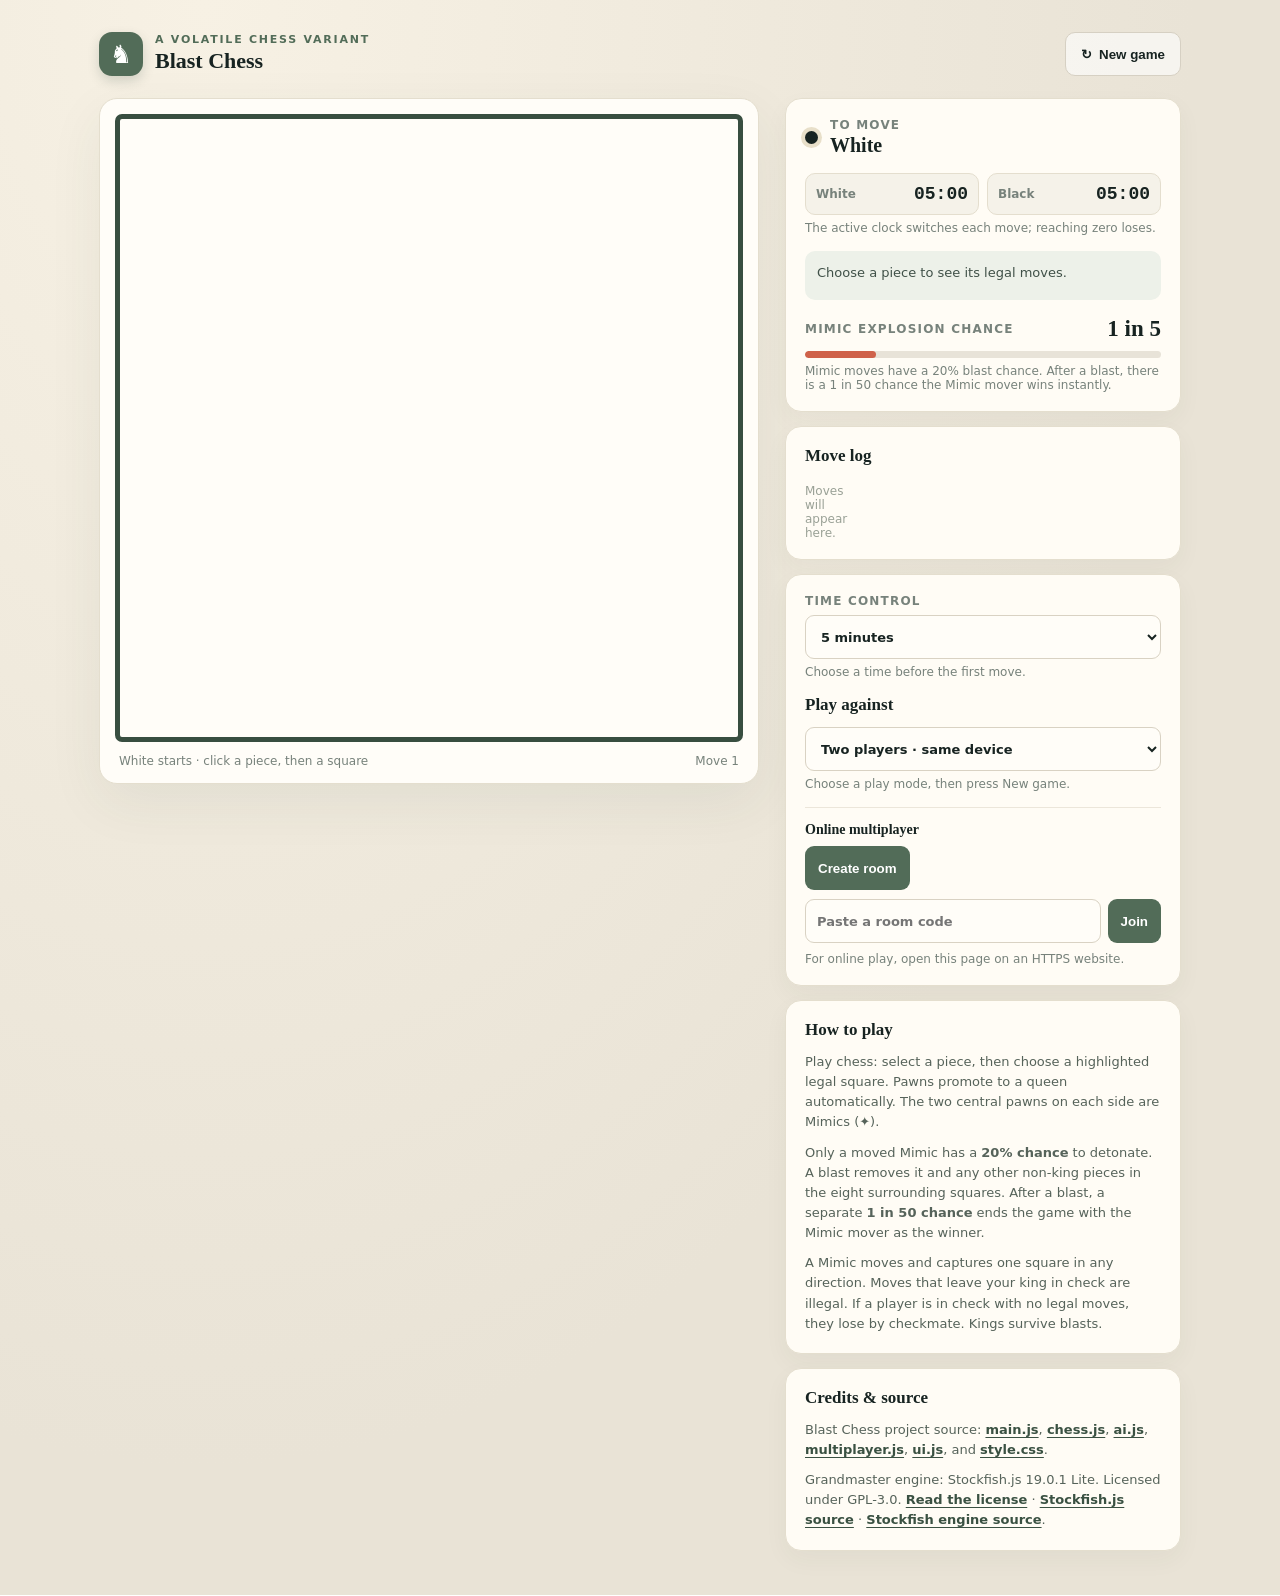
<file: index.html>
<!doctype html>
<html lang="en">
  <head>
    <meta charset="utf-8">
    <meta http-equiv="refresh" content="0; url=./blast-chess" />

    <meta name="viewport" content="width=device-width,initial-scale=1">
    <title>
      Blast Chess
    </title>
    <style>
      :root {
        --ink: #172321;
        --muted: #77827b;
        --cream: #f4efe3;
        --paper: #fffcf5;
        --green: #526c58;
        --green2: #3a5142;
        --gold: #e4b95c;
        --light: #e8dfc9;
        --dark: #687e68;
        --red: #cf624a
      }
      * {
        box-sizing: border-box
      }
      body {
        margin: 0;
        min-height: 100vh;
        background: radial-gradient(ellipse at 16% 0%,#f7f1e4,#e9e3d6 65%);
        color: var(--ink);
        font-family: ui-sans-serif,system-ui,-apple-system,"Segoe UI",sans-serif
      }
      .wrap {
        max-width: 1130px;
        margin: auto;
        padding: 32px 24px 44px
      }
      .top {
        display: flex;
        align-items: center;
        justify-content: space-between;
        margin-bottom: 22px
      }
      .brand {
        display: flex;
        gap: 12px;
        align-items: center
      }
      .mark {
        width: 44px;
        height: 44px;
        border-radius: 13px;
        background: var(--green);
        color: white;
        display: grid;
        place-items: center;
        font-size: 25px;
        box-shadow: 0 5px 12px #263b302b
      }
      .eyebrow {
        font-size: 11px;
        letter-spacing: .16em;
        text-transform: uppercase;
        color: var(--green);
        font-weight: 800
      }
      .brand h1 {
        font: 700 22px Georgia,serif;
        margin: 2px 0
      }
      .new {
        border: 1px solid #d6d0c3;
        background: #ffffff9c;
        padding: 10px 15px;
        border-radius: 10px;
        color: var(--ink);
        font-weight: 700;
        cursor: pointer
      }
      .new:hover {
        background: white
      }
      .layout {
        display: grid;
        grid-template-columns: minmax(320px,660px) minmax(260px,1fr);
        gap: 26px;
        align-items: start
      }
      .boardcard {
        background: #fffdf8;
        padding: 15px;
        border: 1px solid #e4dece;
        border-radius: 18px;
        box-shadow: 0 18px 55px #30433412
      }
      .board {
        display: grid;
        grid-template-columns: repeat(8,1fr);
        aspect-ratio: 1;
        border: 5px solid #384e40;
        border-radius: 7px;
        overflow: hidden;
        position: relative
      }
      .sq {
        border: 0;
        padding: 0;
        display: grid;
        place-items: center;
        position: relative;
        cursor: pointer;
        font-family: Georgia,serif;
        font-size: clamp(28px,5.4vw,57px);
        line-height: 1
      }
      .sq.light {
        background: var(--light)
      }
      .sq.dark {
        background: var(--dark)
      }
      .sq:hover {
        filter: brightness(1.07)
      }
      .sq.selected {
        box-shadow: inset 0 0 0 4px var(--gold)
      }
      .sq.legal:after {
        content: "";
        width: 23%;
        height: 23%;
        background: #182a2060;
        border-radius: 50%;
        position: absolute
      }
      .sq.capture:after {
        content: "";
        position: absolute;
        inset: 4px;
        border: 4px solid #cf624aab;
        border-radius: 50%
      }
      .sq.last {
        background-image: linear-gradient(#e6be5960,#e6be5960)
      }
      .piece {
        z-index: 1;
        filter: drop-shadow(0 2px 1px #0002)
      }
      .piece.white {
        color: #fffdf5;
        text-shadow: 0 1px 2px #29382d,1px 0 #29382d,-1px 0 #29382d,0 -1px #29382d
      }
      .piece.black {
        color: #202a25;
        text-shadow: 0 1px 1px #fff8
      }
      .coord {
        position: absolute;
        font: 700 10px ui-sans-serif,system-ui;
        left: 4px;
        bottom: 3px;
        opacity: .68
      }
      .light .coord {
        color: #53634f
      }
      .dark .coord {
        color: #f3ebd9
      }
      .boardfoot {
        display: flex;
        justify-content: space-between;
        padding: 12px 4px 0;
        color: var(--muted);
        font-size: 12px
      }
      .panel {
        display: flex;
        flex-direction: column;
        gap: 14px
      }
      .card {
        background: var(--paper);
        border: 1px solid #e4dece;
        border-radius: 16px;
        padding: 19px;
        box-shadow: 0 9px 25px #3043340b
      }
      .turnrow {
        display: flex;
        align-items: center;
        gap: 12px
      }
      .dot {
        width: 13px;
        height: 13px;
        border-radius: 50%;
        background: var(--ink);
        box-shadow: 0 0 0 4px #e8dfc9
      }
      .dot.white {
        background: white;
        border: 1px solid #9c9c8f
      }
      .label {
        color: var(--muted);
        font-size: 12px;
        font-weight: 700;
        text-transform: uppercase;
        letter-spacing: .1em
      }
      .turn {
        font: 700 20px Georgia,serif;
        margin-top: 2px
      }
      .status {
        margin-top: 16px;
        border-radius: 10px;
        background: #edf1e9;
        padding: 12px;
        font-size: 13px;
        line-height: 1.5;
        color: #405148;
        min-height: 49px
      }
      .status.boom {
        background: #fff0e7;
        color: #a74834
      }
      .chance {
        margin-top: 16px;
        display: flex;
        align-items: center;
        justify-content: space-between
      }
      .chance strong {
        font-size: 23px;
        font-family: Georgia,serif
      }
      .meter {
        height: 7px;
        border-radius: 9px;
        background: #e8e3d8;
        margin-top: 9px;
        overflow: hidden
      }
      .meter i {
        height: 100%;
        width: 20%;
        display: block;
        background: var(--red);
        border-radius: 9px
      }
      .sub {
        font-size: 12px;
        color: var(--muted);
        margin-top: 6px
      }
      .rules h2,.history h2 {
        font: 700 17px Georgia,serif;
        margin: 0 0 12px
      }
      .rules p {
        font-size: 13px;
        line-height: 1.55;
        color: #56635a;
        margin: 0 0 10px
      }
      .rules p:last-child {
        margin: 0
      }
      .history {
        min-height: 120px
      }
      .moves {
        max-height: 175px;
        overflow: auto;
        display: grid;
        grid-template-columns: 32px 1fr 1fr;
        gap: 7px 5px;
        font-size: 13px
      }
      .moves span:nth-child(3n+1) {
        color: #9aa196
      }
      .moves span:nth-child(3n+2),.moves span:nth-child(3n) {
        font-weight: 650
      }
      .hint {
        font-size: 12px;
        color: var(--muted);
        margin-top: 14px
      }
      .play-controls h2 {
        font: 700 17px Georgia,serif;
        margin: 0 0 12px
      }
      .play-controls select,.join-row input {
        width: 100%;
        border: 1px solid #d9d2c3;
        background: #fffdf8;
        border-radius: 9px;
        padding: 10px 11px;
        color: var(--ink);
        font: 600 13px ui-sans-serif,system-ui
      }
      .online-title {
        font: 700 14px Georgia,serif;
        margin: 16px 0 8px;
        padding-top: 14px;
        border-top: 1px solid #ece6da
      }
      .online-btn {
        border: 0;
        border-radius: 9px;
        background: var(--green);
        color: white;
        padding: 10px 13px;
        font-weight: 700;
        cursor: pointer
      }
      .online-btn:hover {
        background: var(--green2)
      }
      .room-code {
        font: 700 13px ui-monospace,monospace;
        word-break: break-all;
        margin-top: 8px;
        color: var(--green)
      }
      .join-row {
        display: flex;
        gap: 7px;
        margin: 9px 0
      }
      .join-row input {
        min-width: 0
      }
      .join-row button {
        flex: none
      }
      .overlay {
        position: absolute;
        inset: 0;
        background: #17241dbd;
        display: none;
        place-items: center;
        z-index: 3
      }
      .overlay.show {
        display: grid
      }
      .blast {
        font-size: 75px;
        animation: pop .5s ease-out
      }
      @keyframes pop {
        0% {
          transform: scale(.3);
          opacity: 0
        }
        60% {
          transform: scale(1.2)
        }
        100% {
          transform: scale(1);
          opacity: 1
        }
      }
      .toast {
        position: fixed;
        bottom: 20px;
        left: 50%;
        transform: translate(-50%,15px);
        opacity: 0;
        pointer-events: none;
        background: #26382d;
        color: white;
        padding: 10px 16px;
        border-radius: 11px;
        font-size: 13px;
        transition: .2s;
        z-index: 5
      }
      .toast.show {
        transform: translate(-50%,0);
        opacity: 1
      }
      .promotion {
        position: fixed;
        inset: 0;
        background: #14231d9c;
        display: none;
        place-items: center;
        z-index: 8
      }
      .promotion.show {
        display: grid
      }
      .promobox {
        background: var(--paper);
        border-radius: 16px;
        padding: 22px;
        box-shadow: 0 16px 50px #0003;
        text-align: center
      }
      .promobox h2 {
        font: 700 20px Georgia;
        margin: 0 0 16px
      }
      .promopts {
        display: flex;
        gap: 8px
      }
      .promopts button {
        border: 1px solid #ddd5c4;
        border-radius: 10px;
        background: white;
        font: 48px Georgia;
        width: 70px;
        height: 70px;
        cursor: pointer
      }
      .promopts button:hover {
        background: #edf1e9
      }
      @media (max-width:760px) {
        .wrap {
          padding: 18px 12px 30px
        }
        .layout {
          grid-template-columns: 1fr;
          gap: 14px
        }
        .boardcard {
          padding: 10px
        }
        .board {
          border-width: 4px
        }
        .panel {
          display: grid;
          grid-template-columns: 1fr 1fr
        }
        .card {
          padding: 14px
        }
        .rules {
          grid-column: span 2
        }
        .boardfoot {
          font-size: 11px
        }
        .top {
          margin-bottom: 14px
        }
      }
      @media (max-width:420px) {
        .panel {
          grid-template-columns: 1fr
        }
        .rules {
          grid-column: auto
        }
        .wrap {
          padding: 13px 8px
        }
        .sq {
          font-size: 8vw
        }
      }
    </style>
  </head>
  <body>
    <main class="wrap">
      <header class="top">
        <div class="brand">
          <div class="mark">
            ♞
          </div>
          <div>
            <div class="eyebrow">
              A volatile chess variant
            </div>
            <h1>
              Blast Chess
            </h1>
          </div>
        </div>
        <button class="new" id="reset">
          ↻ &nbsp;New game
        </button>
      </header>
      <div class="layout">
        <section class="boardcard">
          <div class="board" id="board" role="grid" aria-label="Chess board">
            <div class="overlay" id="blastOverlay">
              <div class="blast">
                💥
              </div>
            </div>
          </div>
          <div class="boardfoot">
            <span>White starts · click a piece, then a square</span><span id="turncount">Move 1</span>
          </div>
        </section>
        <aside class="panel">
          <section class="card">
            <div class="turnrow">
              <i class="dot" id="turnDot"></i>
              <div>
                <div class="label">
                  To move
                </div>
                <div class="turn" id="turnText">
                  White
                </div>
              </div>
            </div>
            <div class="status" id="status">
              Choose a piece to see its legal moves.
            </div>
            <div class="chance">
              <span class="label">Explosion chance</span><strong>1 in 5</strong>
            </div>
            <div class="meter">
              <i></i>
            </div>
            <div class="sub">
              Each move has an independent 20% roll.
            </div>
          </section>
          <section class="card history">
            <h2>
              Move log
            </h2>
            <div class="moves" id="moves">
              <span class="sub">Moves will appear here.</span>
            </div>
          </section>
          <section class="card play-controls">
            <h2>
              Play against
            </h2>
            <select id="opponent">
              <option value="local">
                Two players · same device
              </option>
              <option value="grandmaster">
                Grandmaster bot
              </option>
            </select>
            <p class="sub">
              Choose a play mode, then press New game.
            </p>
            <div class="online-title">
              Online multiplayer
            </div>
            <button class="online-btn" id="hostRoom">
              Create room
            </button>
            <div class="room-code" id="roomCode">
            </div>
            <div class="join-row">
              <input id="joinCode" placeholder="Paste a room code" autocomplete="off">
              <button class="online-btn" id="joinRoom">
                Join
              </button>
            </div>
            <div class="sub" id="roomStatus">
              For online play, open this page on an HTTPS website.
            </div>
          </section>
          <section class="card rules">
            <h2>
              How to play
            </h2>
            <p>
              Play chess: select a piece, then choose a highlighted legal square. Pawns promote to a queen automatically. The two central pawns on each side are Mimics (✦).
            </p>
            <p>
              After every move, there’s a <b>20% chance</b> the moved piece detonates. It and every piece in the eight surrounding squares are removed, regardless of color.
            </p>
            <p>
              A Mimic moves and captures one square in any direction. Moves that leave your king in check are illegal; a blast can still destroy a king. If a king is caught in a blast, that side loses.
            </p>
          </section>
        </aside>
      </div>
    </main>
    <div class="toast" id="toast">
    </div>
    <div class="promotion" id="promotion">
      <div class="promobox">
        <h2>
          Choose your promotion
        </h2>
        <div class="promopts" id="promopts">
        </div>
      </div>
    </div>
    <script>
      // Piece symbols and game state
      const ICON = {
        K: '♚', Q: '♛', R: '♜', B: '♝', N: '♞', P: '♟', M: '✦'
      };
      const FILES = 'abcdefgh';
      let board, turn, selected = null, legal = [], lastMove = null, moveNum = 1, history = [], gameOver = false, ep = null, castle;
      
      let gameMode = 'local', botSide = 'b', mySide = 'w', onlinePeer = null, onlineConn = null, remoteApplying = false, botThinking = false;
      
      const $ = s => document.querySelector(s);
      // Set up the starting position
      function init() {
        board = Array.from({
          length: 8
        }, () => Array(8).fill(null));
        const back = 'RNBQKBNR';
        for (let c = 0; c < 8; c++) {
          board[0][c] = {
            c: back[c], s: 'b'
          };
          board[1][c] = {
            c: (c === 3 || c === 4) ? 'M' : 'P', s: 'b'
          };
          board[6][c] = {
            c: (c === 3 || c === 4) ? 'M' : 'P', s: 'w'
          };
          board[7][c] = {
            c: back[c], s: 'w'
          }
        }
        turn = 'w';
        selected = null;
        legal = [];
        lastMove = null;
        moveNum = 1;
        history = [];
        gameOver = false;
        ep = null;
        castle = {
          wK: true, wQ: true, bK: true, bQ: true
        };
        render();
        say('Choose a piece to see its legal moves.');
      }
      
      function inside(r, c) {
        return r >= 0 && r < 8 && c >= 0 && c < 8
      }
      function sqName(r, c) {
        return FILES[c] + (8 - r)
      }
      function clone(b) {
        return b.map(row => row.map(p => p ? {
          ...p
        }
          : null))
      }
      
      // Generate legal chess moves
      function pseudo(b, r, c, includeKing = true) {
        const p = b[r][c];
        if (!p) return [];
        let out = [];
        const push = (rr, cc) => {
          if (!inside(rr, cc)) return false;
          let q = b[rr][cc];
          if (!q) {
            out.push([rr, cc]);
            return true
          }
          if (q.s !== p.s && (includeKing || q.c !== 'K')) out.push([rr, cc]);
          return false
        };
        if (p.c === 'M') {
          for (let dr = -1; dr <= 1; dr++)for (let dc = -1; dc <= 1; dc++)if (dr || dc) push(r + dr, c + dc);
          return out
        }
        if (p.c === 'P') {
          let d = p.s === 'w' ? -1 : 1, start = p.s === 'w' ? 6 : 1;
          if (inside(r + d, c) && !b[r + d][c]) {
            out.push([r + d, c]);
            if (r === start && !b[r + 2 * d][c]) out.push([r + 2 * d, c])
          }
          for (let dc of [-1, 1]) {
            let rr = r + d, cc = c + dc;
            if (inside(rr, cc) && b[rr][cc] && b[rr][cc].s !== p.s && (includeKing || b[rr][cc].c !== 'K')) out.push([rr, cc]);
            if (ep && ep.r === rr && ep.c === cc) out.push([rr, cc])
          }
          return out
        }
        if (p.c === 'N') {
          for (let [dr, dc] of [[-2, -1], [-2, 1], [-1, -2], [-1, 2], [1, -2], [1, 2], [2, -1], [2, 1]]) push(r + dr, c + dc);
          return out
        }
        if (p.c === 'K') {
          for (let dr = -1; dr <= 1; dr++)for (let dc = -1; dc <= 1; dc++)if (dr || dc) push(r + dr, c + dc);
          let row = p.s === 'w' ? 7 : 0;
          if (r === row) {
            if (castle[p.s + 'K'] && !b[row][5] && !b[row][6] && b[row][7]?.c === 'R' && b[row][7].s === p.s) out.push([row, 6]);
            if (castle[p.s + 'Q'] && !b[row][1] && !b[row][2] && !b[row][3] && b[row][0]?.c === 'R' && b[row][0].s === p.s) out.push([row, 2])
          }
          return out
        }
        let dirs = [];
        if ('BQ'.includes(p.c)) dirs.push([-1, -1], [-1, 1], [1, -1], [1, 1]);
        if ('RQ'.includes(p.c)) dirs.push([-1, 0], [1, 0], [0, -1], [0, 1]);
        for (let [dr, dc] of dirs) {
          let rr = r + dr, cc = c + dc;
          while (inside(rr, cc)) {
            if (!b[rr][cc]) out.push([rr, cc]);
            else {
              if (b[rr][cc].s !== p.s && (includeKing || b[rr][cc].c !== 'K')) out.push([rr, cc]);
              break
            }
            rr += dr;
            cc += dc
          }
        }
        return out
      }
      
      function attacked(b, r, c, by) {
        for (let y = 0; y < 8; y++)for (let x = 0; x < 8; x++)if (b[y][x]?.s === by) {
          let p = b[y][x];
          if (p.c === 'P') {
            let d = by === 'w' ? -1 : 1;
            if (y + d === r && Math.abs(x - c) === 1) return true
          } else if (pseudo(b, y, x).some(([a, z]) => a === r && z === c)) return true
        }
        return false
      }
      function kingPos(b, s) {
        for (let r = 0; r < 8; r++)for (let c = 0; c < 8; c++)if (b[r][c]?.c === 'K' && b[r][c].s === s) return [r, c];
        return null
      }
      function inCheck(b, s) {
        let k = kingPos(b, s);
        return k ? attacked(b, ...k, s === 'w' ? 'b' : 'w') : false
      }
      
      function apply(b, from, to, promo = 'Q') {
        let [r, c] = from, [rr, cc] = to, p = b[r][c], taken = b[rr][cc];
        b[rr][cc] = p;
        b[r][c] = null;
        if (p.c === 'P' && ep && rr === ep.r && cc === ep.c && !taken) {
          b[r][cc] = null
        }
        if (p.c === 'P' && Math.abs(rr - r) === 2) ep = {
          r: (r + rr) / 2, c
        };
        else ep = null;
        if (p.c === 'K' && Math.abs(cc - c) === 2) {
          let rook = b[rr][cc > c ? 7 : 0];
          b[rr][cc > c ? 5 : 3] = rook;
          b[rr][cc > c ? 7 : 0] = null
        }
        if (p.c === 'P' && (rr === 0 || rr === 7)) b[rr][cc] = {
          c: promo, s: p.s
        };
        if (p.c === 'K') {
          castle[p.s + 'K'] = false;
          castle[p.s + 'Q'] = false
        }
        if (p.c === 'R') {
          if (r === 7 && c === 0) castle.wQ = false;
          if (r === 7 && c === 7) castle.wK = false;
          if (r === 0 && c === 0) castle.bQ = false;
          if (r === 0 && c === 7) castle.bK = false
        }
        if (taken?.c === 'R') {
          if (rr === 7 && cc === 0) castle.wQ = false;
          if (rr === 7 && cc === 7) castle.wK = false;
          if (rr === 0 && cc === 0) castle.bQ = false;
          if (rr === 0 && cc === 7) castle.bK = false
        }
      }
      
      function getLegal(r, c) {
        let p = board[r][c];
        if (!p) return [];
        return pseudo(board, r, c, false).filter(([rr, cc]) => {
          if (p.c === 'K' && Math.abs(cc - c) === 2) {
            let step = cc > c ? 1 : -1; if (attacked(board, r, c, p.s === 'w' ? 'b' : 'w') || attacked(board, r, c + step, p.s === 'w' ? 'b' : 'w') || attacked(board, r, c + 2 * step, p.s === 'w' ? 'b' : 'w')) return false
          }
          let b = clone(board); let save = ep && {
            ...ep
          }, saveCastle = {
            ...castle
          }; apply(b, [r, c], [rr, cc]); ep = save; castle = saveCastle; return !inCheck(b, p.s)
        })
      }
      
      // Draw the board and update the interface
      function render() {
        const el = $('#board'), ov = $('#blastOverlay');
        el.innerHTML = '';
        for (let r = 0; r < 8; r++)for (let c = 0; c < 8; c++) {
          let b = document.createElement('button'), p = board[r][c];
          b.className = 'sq ' + ((r + c) % 2 ? 'dark' : 'light');
          if (lastMove && ((lastMove.from[0] === r && lastMove.from[1] === c) || (lastMove.to[0] === r && lastMove.to[1] === c))) b.classList.add('last');
          if (selected && selected[0] === r && selected[1] === c) b.classList.add('selected');
          if (legal.some(([rr, cc]) => rr === r && cc === c)) b.classList.add(p ? 'capture' : 'legal');
          b.setAttribute('role', 'gridcell');
          b.setAttribute('aria-label', (p ? (p.s === 'w' ? 'White ' : 'Black ') + pieceName(p.c) : 'Empty') + ' ' + sqName(r, c));
          if (p) {
            let span = document.createElement('span');
            span.className = 'piece ' + (p.s === 'w' ? 'white' : 'black');
            span.textContent = ICON[p.c];
            b.appendChild(span)
          }
          if (c === 0 || r === 7) {
            let co = document.createElement('span');
            co.className = 'coord';
            co.textContent = c === 0 ? 8 - r : FILES[c];
            b.appendChild(co)
          }
          b.onclick = () => click(r, c);
          el.appendChild(b)
        }
        el.appendChild(ov);
        $('#turnText').textContent = gameOver ? 'Game over' : turn === 'w' ? 'White' : 'Black';
        $('#turnDot').className = 'dot ' + (turn === 'w' ? 'white' : '');
        $('#turncount').textContent = 'Move ' + moveNum;
        let m = $('#moves');
        m.innerHTML = '';
        if (!history.length) {
          m.innerHTML = '<span class="sub">Moves will appear here.</span>'
        } else history.forEach((x, i) => {
          let n = document.createElement('span'), a = document.createElement('span'), b = document.createElement('span'); if (i % 2 === 0) n.textContent = (i / 2 + 1) + '.'; else n.textContent = ''; a.textContent = x.white || ''; b.textContent = x.black || ''; m.append(n, a, b)
        })
      }
      
      function pieceName(c) {
        return ({
          K: 'king', Q: 'queen', R: 'rook', B: 'bishop', N: 'knight', P: 'pawn', M: 'mimic'
        })[c]
      }
      function click(r, c) {
        if (gameOver || botThinking) return;
        if (gameMode === 'online' && turn !== mySide) return;
        if (['easy', 'intermediate', 'hard', 'grandmaster'].includes(gameMode) && turn === botSide) return;
        let p = board[r][c];
        if (selected && legal.some(([rr, cc]) => rr === r && cc === c)) {
          makeMove(selected, [r, c]);
          return
        }
        if (p && p.s === turn) {
          selected = [r, c];
          legal = getLegal(r, c)
        } else {
          selected = null;
          legal = []
        }
        render()
      }
      
      // Apply moves and resolve explosions
      function makeMove(from, to) {
        let p = board[from[0]][from[1]], capt = board[to[0]][to[1]], note = (p.c === 'P' ? '' : p.c) + sqName(...from) + (capt ? 'x' : '–') + sqName(...to);
        selected = null;
        legal = [];
        if (p.c === 'P' && (to[0] === 0 || to[0] === 7)) {
          let opts = ['Q', 'R', 'B', 'N'], prom = $('#promotion'), container = $('#promopts');
          container.innerHTML = '';
          opts.forEach(code => {
            let btn = document.createElement('button'); btn.textContent = ICON[code]; btn.style.color = p.s === 'w' ? '#faf7ed' : '#26342d'; btn.onclick = () => {
              prom.classList.remove('show'); finishMove(from, to, code, note);
            }; container.append(btn)
          });
          prom.classList.add('show');
          return
        }
        finishMove(from, to, 'Q', note)
      }
      
      function finishMove(from, to, promo, note, forcedExplosion = null) {
        let moving = {
          ...board[from[0]][from[1]]
        };
        let wasEp = moving.c === 'P' && ep && to[0] === ep.r && to[1] === ep.c && !board[to[0]][to[1]];
        let captured = board[to[0]][to[1]] ? 1 : 0;
        if (wasEp) captured = 1;
        let kingCaptured = board[to[0]][to[1]]?.c === 'K';
        let oldEp = ep && {
          ...ep
        };
        apply(board, from, to, promo);
        lastMove = {
          from, to
        };
        let exploded = typeof forcedExplosion === 'boolean' ? forcedExplosion : Math.random() < .2;
        let removed = 0, deadW = kingCaptured && board[to[0]][to[1]]?.s === 'w', deadB = kingCaptured && board[to[0]][to[1]]?.s === 'b';
        if (exploded) {
          let [r, c] = to;
          for (let y = Math.max(0, r - 1); y <= Math.min(7, r + 1); y++)for (let x = Math.max(0, c - 1); x <= Math.min(7, c + 1); x++)if (board[y][x]) {
            if (board[y][x].s === 'w' && board[y][x].c === 'K') deadW = true;
            if (board[y][x].s === 'b' && board[y][x].c === 'K') deadB = true;
            board[y][x] = null;
            removed++
          }
          $('#blastOverlay').classList.add('show');
          setTimeout(() => $('#blastOverlay').classList.remove('show'), 450);
          note += ' 💥';
        }
        history.push(turn === 'w' ? {
          white: note, black: ''
        }
          : {
            white: history[history.length - 1]?.white || '', black: note
          });
        if (turn === 'b' && history.length > 0) history[history.length - 1].black = note;
        turn = turn === 'w' ? 'b' : 'w';
        moveNum = turn === 'w' ? moveNum + 1 : moveNum;
        if (gameMode === 'online' && onlineConn && onlineConn.open && !remoteApplying) onlineConn.send({
          type: 'move', from, to, promo, exploded
        });
        selected = null;
        legal = [];
        if (deadW || deadB) {
          gameOver = true;
          say((deadW ? 'White' : 'Black') + ' king caught in the blast. ' + (deadW ? 'Black' : 'White') + ' wins!', true)
        } else if (exploded) {
          say('💥 BOOM! ' + removed + ' piece' + (removed === 1 ? '' : 's') + ' caught in the blast. ' + (turn === 'w' ? 'White' : 'Black') + ' to move.', true)
        } else if (inCheck(board, turn)) say((turn === 'w' ? 'White' : 'Black') + ' is in check.', false);
        else say((turn === 'w' ? 'White' : 'Black') + ' to move.', false);
        render();
        if (!gameOver && ['easy', 'intermediate', 'hard', 'grandmaster'].includes(gameMode) && turn === botSide) setTimeout(playBot, 180)
      }
      
      function say(t, boom = false) {
        let e = $('#status');
        e.textContent = t;
        e.className = 'status' + (boom ? ' boom' : '')
      }
      function startSelectedGame() {
        if (gameMode === 'online' && onlineConn) {
          say('Online match active. Use New game to restart both boards.');
          return
        }
        gameMode = $('#opponent').value;
        botSide = 'b';
        init()
      }
      
      $('#reset').onclick = () => {
        if (gameMode === 'online' && onlineConn && onlineConn.open) {
          onlineConn.send({
            type: 'reset'
          });
          init()
        } else startSelectedGame()
      };
      
      $('#opponent').onchange = () => {
        if (gameMode === 'online' && onlineConn) {
          $('#roomStatus').textContent = 'Finish or leave the online room before switching modes.'
        }
      };
      
      // Evaluate and search moves for the bots
      function snapshot() {
        return {
          board: clone(board), turn, ep: ep ? {
            ...ep
          }
            : null, castle: {
              ...castle
            }
        }
      }
      
      function restore(s) {
        board = clone(s.board);
        turn = s.turn;
        ep = s.ep ? {
          ...s.ep
        }
          : null;
        castle = {
          ...s.castle
        }
      }
      
      function allMoves(side) {
        let prev = turn;
        turn = side;
        let out = [];
        for (let r = 0; r < 8; r++)for (let c = 0; c < 8; c++)if (board[r][c]?.s === side) for (const [rr, cc] of getLegal(r, c)) out.push({
          from: [r, c], to: [rr, cc]
        });
        turn = prev;
        return out
      }
      
      const VAL = {
        P: 100, N: 320, B: 330, R: 500, Q: 900, K: 20000, M: 300
      };
      
      function evaluate(side) {
        let score = 0;
        for (let r = 0; r < 8; r++)for (let c = 0; c < 8; c++) {
          let p = board[r][c];
          if (!p) continue;
          let v = VAL[p.c] || 0;
          let center = 7 - (Math.abs(3.5 - r) + Math.abs(3.5 - c));
          if (p.c !== 'K') v += center * 3;
          if (p.c === 'P') v += (p.s === 'w' ? (6 - r) : (r - 1)) * 2;
          score += (p.s === side ? v : -v)
        }
        let own = kingPos(board, side), enemy = kingPos(board, side === 'w' ? 'b' : 'w');
        if (own && inCheck(board, side)) score -= 45;
        if (enemy && inCheck(board, side === 'w' ? 'b' : 'w')) score += 45;
        return score
      }
      
      function terminalScore() {
        let mine = kingPos(board, botSide), theirs = kingPos(board, botSide === 'w' ? 'b' : 'w');
        if (!mine) return -100000;
        if (!theirs) return 100000;
        return null
      }
      
      function simulate(m, boom) {
        let [r, c] = m.from, [rr, cc] = m.to;
        apply(board, [r, c], [rr, cc], 'Q');
        if (boom) for (let y = Math.max(0, rr - 1); y <= Math.min(7, rr + 1); y++)for (let x = Math.max(0, cc - 1); x <= Math.min(7, cc + 1); x++)board[y][x] = null;
        turn = turn === 'w' ? 'b' : 'w'
      }
      
      function search(depth, alpha, beta) {
        let term = terminalScore();
        if (term !== null) return term;
        if (depth <= 0) return evaluate(botSide);
        let moves = allMoves(turn);
        if (!moves.length) return evaluate(botSide);
        let maximizing = turn === botSide, best = maximizing ? -Infinity : Infinity;
        for (const m of moves) {
          let base = snapshot();
          simulate(m, false);
          let safe = search(depth - 1, alpha, beta);
          restore(base);
          simulate(m, true);
          let blown = terminalScore();
          if (blown === null) blown = depth <= 1 ? evaluate(botSide) : search(depth - 1, alpha, beta);
          restore(base);
          let v = safe * .8 + blown * .2;
          if (maximizing) {
            best = Math.max(best, v);
            alpha = Math.max(alpha, best)
          } else {
            best = Math.min(best, v);
            beta = Math.min(beta, best)
          }
          if (beta <= alpha) break
        }
        return best
      }
      
      function moveOrder(m) {
        let p = board[m.from[0]][m.from[1]], q = board[m.to[0]][m.to[1]];
        return (q ? (VAL[q.c] || 0) * 10 - (VAL[p.c] || 0) : 0) + (7 - (Math.abs(3.5 - m.to[0]) + Math.abs(3.5 - m.to[1]))) * 2
      }
      
      function chooseBotMove(level) {
        let moves = allMoves(botSide);
        if (!moves.length) return null;
        if (level === 'easy') return moves[Math.floor(Math.random() * moves.length)];
        let depth = level === 'intermediate' ? 1 : level === 'hard' ? 2 : 3;
        if (level === 'grandmaster') moves.sort((a, b) => moveOrder(b) - moveOrder(a)).splice(18);
        let best = null, bestScore = -Infinity, alpha = -Infinity;
        for (const m of moves) {
          let base = snapshot();
          simulate(m, false);
          let safe = search(depth - 1, alpha, Infinity);
          restore(base);
          simulate(m, true);
          let boom = terminalScore();
          if (boom === null) boom = depth <= 1 ? evaluate(botSide) : search(depth - 1, alpha, Infinity);
          restore(base);
          let score = safe * .8 + boom * .2 + (Math.random() - .5) * (level === 'intermediate' ? 28 : level === 'hard' ? 5 : 1);
          if (score > bestScore) {
            bestScore = score;
            best = m
          }
          alpha = Math.max(alpha, score)
        }
        return best
      }
      
      function playBot() {
        if (gameOver || turn !== botSide || botThinking) return;
        botThinking = true;
        setTimeout(() => {
          let m = chooseBotMove(gameMode); botThinking = false; if (!m) return; let p = board[m.from[0]][m.from[1]], q = board[m.to[0]][m.to[1]], note = (p.c === 'P' ? '' : p.c) + sqName(...m.from) + (q ? 'x' : '–') + sqName(...m.to); finishMove(m.from, m.to, 'Q', note)
        }, 20)
      }
      
      // Set up online rooms and peer connections
      function addScript(src) {
        return new Promise((resolve, reject) => {
          if (window.Peer) {
            resolve(); return
          }
          let tag = document.createElement('script'); tag.src = src; tag.onload = resolve; tag.onerror = () => reject(new Error('PeerJS could not load. Check your internet connection.')); document.head.append(tag)
        })
      }
      
      function statusRoom(t) {
        $('#roomStatus').textContent = t
      }
      
      function attachConnection(conn, isHost) {
        onlineConn = conn;
        gameMode = 'online';
        mySide = isHost ? 'w' : 'b';
        init();
        conn.on('open', () => {
          statusRoom(isHost ? 'Room ready. Share your room code with the other player.' : 'Connected! You are Black.'); if (isHost) conn.send({
            type: 'start'
          }); else conn.send({
            type: 'ready'
          })
        });
        conn.on('data', data => {
          if (!data || typeof data !== 'object') return; if (data.type === 'move' && gameMode === 'online' && turn !== mySide && board[data.from?.[0]]?.[data.from?.[1]]?.s === turn) {
            let p = board[data.from[0]][data.from[1]], q = board[data.to[0]][data.to[1]], note = (p.c === 'P' ? '' : p.c) + sqName(...data.from) + (q ? 'x' : '–') + sqName(...data.to); remoteApplying = true; finishMove(data.from, data.to, data.promo || 'Q', note, !!data.exploded); remoteApplying = false
          } else if (data.type === 'reset') {
            init()
          } else if (data.type === 'ready') {
            statusRoom('Opponent joined. You are White.')
          }
        });
        conn.on('close', () => {
          statusRoom('Opponent disconnected.'); onlineConn = null
        });
        conn.on('error', e => statusRoom('Connection issue: ' + e.message))
      }
      
      async function hostOnline() {
        try {
          statusRoom('Connecting to the room service…');
          await addScript('https://unpkg.com/peerjs@1.5.5/dist/peerjs.min.js');
          if (onlinePeer) onlinePeer.destroy();
          onlinePeer = new Peer();
          onlinePeer.on('open', id => {
            $('#roomCode').textContent = 'Room code: ' + id; $('#joinCode').value = id; gameMode = 'online'; mySide = 'w'; init(); statusRoom('Waiting for your opponent…')
          });
          onlinePeer.on('connection', conn => attachConnection(conn, true));
          onlinePeer.on('error', e => statusRoom('Room error: ' + e.message))
        } catch (e) {
          statusRoom(e.message)
        }
      }
      
      async function joinOnline() {
        let id = $('#joinCode').value.trim();
        if (!id) {
          statusRoom('Enter the other player’s room code first.');
          return
        }
        try {
          statusRoom('Connecting…');
          await addScript('https://unpkg.com/peerjs@1.5.5/dist/peerjs.min.js');
          if (onlinePeer) onlinePeer.destroy();
          onlinePeer = new Peer();
          onlinePeer.on('open', () => {
            let conn = onlinePeer.connect(id, {
              reliable: true
            }); attachConnection(conn, false)
          });
          onlinePeer.on('error', e => statusRoom('Room error: ' + e.message))
        } catch (e) {
          statusRoom(e.message)
        }
      }
      
      // Wire up the game controls
      $('#hostRoom').onclick = hostOnline;
      $('#joinRoom').onclick = joinOnline;
      
      init();
    </script>
  </body>
</html>
</file>
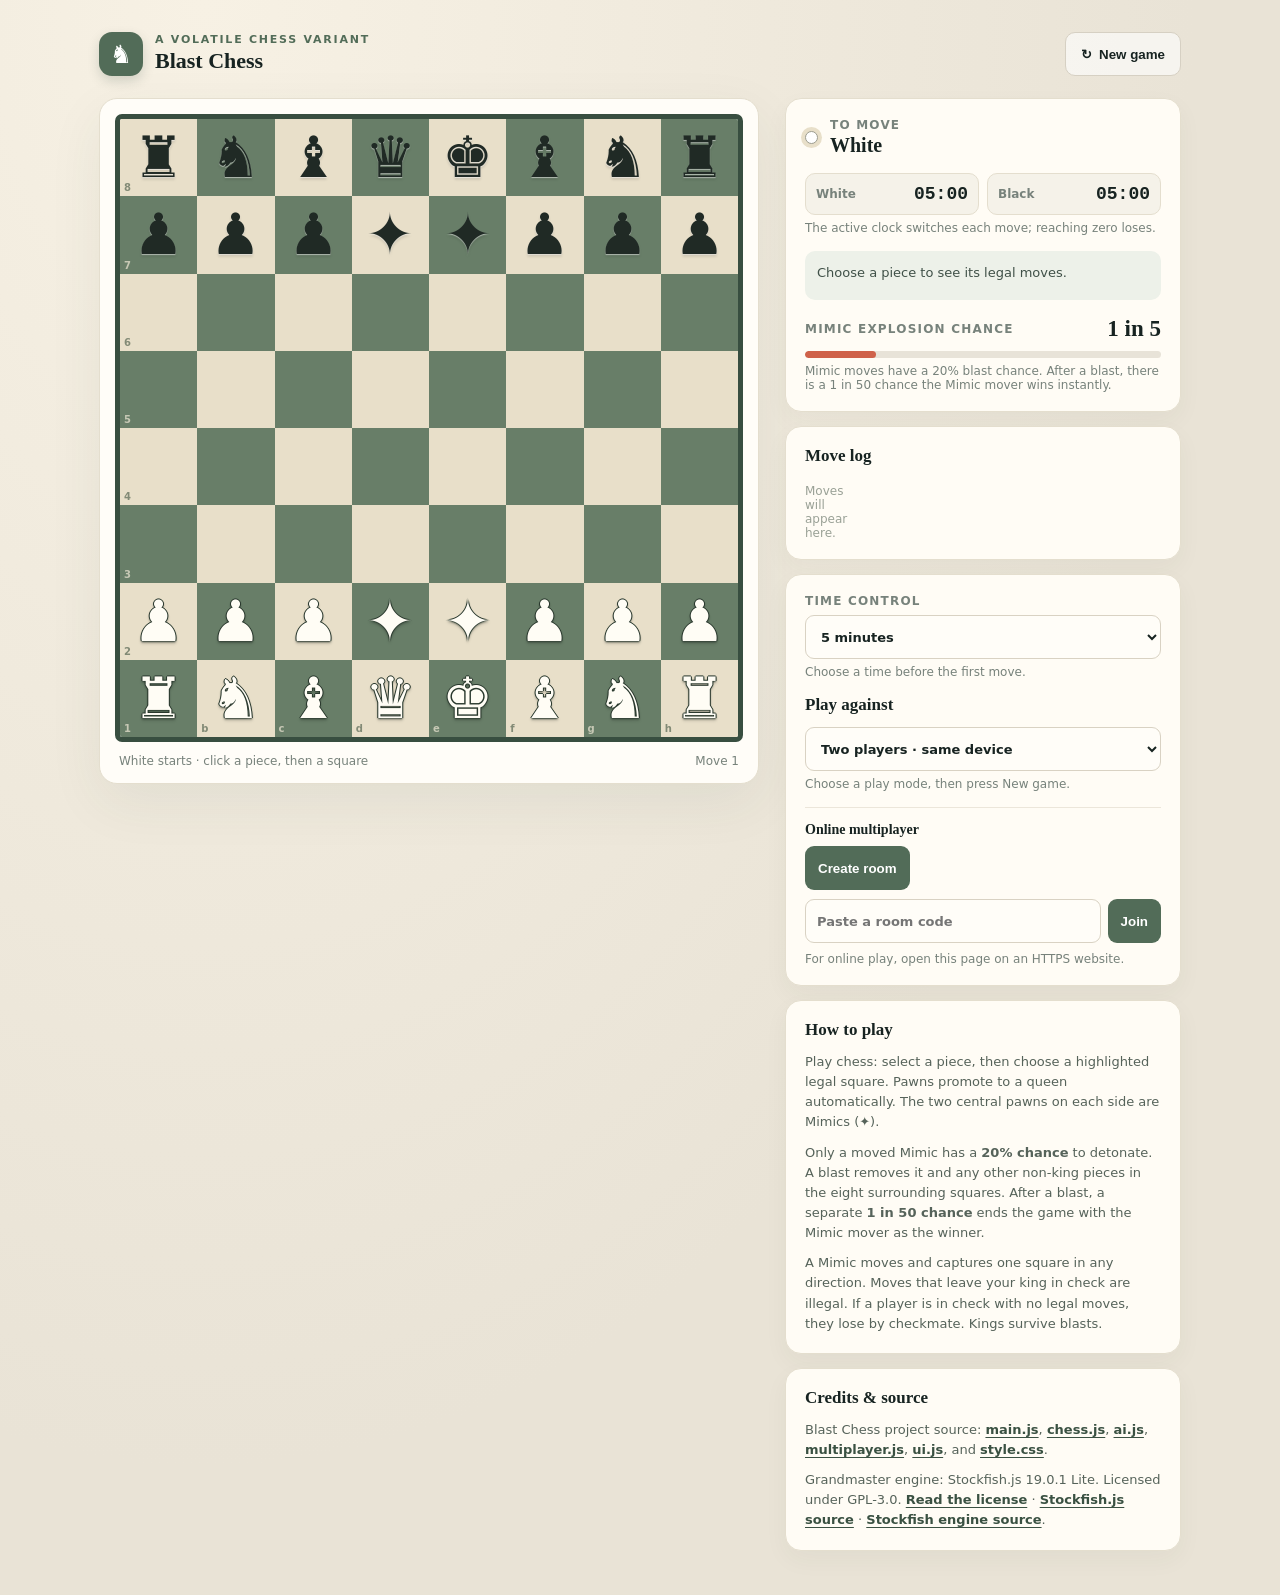
<file: blast-chess/index.html>
<!doctype html>
<html lang="en">
  <head>
    <meta charset="utf-8">
    <meta name="viewport" content="width=device-width,initial-scale=1">
    <title>
      Blast Chess
    </title>
    <link rel="stylesheet" href="./css/style.css">
  </head>
  <body>
    <main class="wrap">
      <header class="top">
        <div class="brand">
          <div class="mark">
            ♞
          </div>
          <div>
            <div class="eyebrow">
              A volatile chess variant
            </div>
            <h1>
              Blast Chess
            </h1>
          </div>
        </div>
        <button class="new" id="reset">
          ↻ &nbsp;New game
        </button>
      </header>
      <div class="layout">
        <section class="boardcard">
          <div class="board" id="board" role="grid" aria-label="Chess board">
            <div class="overlay" id="blastOverlay">
              <div class="blast">
                💥
              </div>
            </div>
          </div>
          <div class="boardfoot">
            <span>White starts · click a piece, then a square</span><span id="turncount">Move 1</span>
          </div>
        </section>
        <aside class="panel">
          <section class="card">
            <div class="turnrow">
              <i class="dot" id="turnDot"></i>
              <div>
                <div class="label">
                  To move
                </div>
                <div class="turn" id="turnText">
                  White
                </div>
              </div>
            </div>
            <div class="clocks" aria-label="Player clocks">
              <div class="clock" id="whiteClock">
                <span>White</span>
                <strong id="whiteTime">05:00</strong>
              </div>
              <div class="clock" id="blackClock">
                <span>Black</span>
                <strong id="blackTime">05:00</strong>
              </div>
            </div>
            <div class="sub">The active clock switches each move; reaching zero loses.</div>
            <div class="status" id="status">
              Choose a piece to see its legal moves.
            </div>
            <div class="chance">
              <span class="label">Mimic explosion chance</span><strong>1 in 5</strong>
            </div>
            <div class="meter">
              <i></i>
            </div>
            <div class="sub">
              Mimic moves have a 20% blast chance. After a blast, there is a 1 in 50 chance the Mimic mover wins instantly.
            </div>
          </section>
          <section class="card history">
            <h2>
              Move log
            </h2>
            <div class="moves" id="moves" role="log" aria-label="Move history" aria-live="polite">
              <span class="sub">Moves will appear here.</span>
            </div>
          </section>
          <section class="card play-controls">
            <label class="control-label" for="timeControl">
              Time control
            </label>
            <select id="timeControl">
              <option value="1">1 minute</option>
              <option value="3">3 minutes</option>
              <option value="5" selected>5 minutes</option>
              <option value="10">10 minutes</option>
            </select>
            <p class="sub">Choose a time before the first move.</p>
            <h2>
              Play against
            </h2>
            <select id="opponent">
              <option value="local">
                Two players · same device
              </option>
              <option value="grandmaster">
                Grandmaster bot
              </option>
            </select>
            <p class="sub">
              Choose a play mode, then press New game.
            </p>
            <div class="online-title">
              Online multiplayer
            </div>
            <button class="online-btn" id="hostRoom">
              Create room
            </button>
            <div class="room-code" id="roomCode">
            </div>
            <div class="join-row">
              <input id="joinCode" placeholder="Paste a room code" autocomplete="off">
              <button class="online-btn" id="joinRoom">
                Join
              </button>
            </div>
            <div class="sub" id="roomStatus">
              For online play, open this page on an HTTPS website.
            </div>
          </section>
          <section class="card rules">
            <h2>
              How to play
            </h2>
            <p>
              Play chess: select a piece, then choose a highlighted legal square. Pawns promote to a queen automatically. The two central pawns on each side are Mimics (✦).
            </p>
            <p>
              Only a moved Mimic has a <b>20% chance</b> to detonate. A blast removes it and any other non-king pieces in the eight surrounding squares. After a blast, a separate <b>1 in 50 chance</b> ends the game with the Mimic mover as the winner.
            </p>
            <p>
              A Mimic moves and captures one square in any direction. Moves that leave your king in check are illegal. If a player is in check with no legal moves, they lose by checkmate. Kings survive blasts.
            </p>
          </section>
          <section class="card credits" aria-labelledby="creditsTitle">
            <h2 id="creditsTitle">Credits &amp; source</h2>
            <p>
              Blast Chess project source:
              <a href="./js/main.js">main.js</a>,
              <a href="./js/chess.js">chess.js</a>,
              <a href="./js/ai.js">ai.js</a>,
              <a href="./js/multiplayer.js">multiplayer.js</a>,
              <a href="./js/ui.js">ui.js</a>, and
              <a href="./css/style.css">style.css</a>.
            </p>
            <p>
              Grandmaster engine: Stockfish.js 19.0.1 Lite. Licensed under GPL-3.0.
              <a href="./js/stockfish/Copying.txt">Read the license</a> ·
              <a href="https://github.com/nmrugg/stockfish.js/tree/v19.0.1" target="_blank" rel="noopener noreferrer">Stockfish.js source</a> ·
              <a href="https://github.com/official-stockfish/Stockfish/tree/sf_19" target="_blank" rel="noopener noreferrer">Stockfish engine source</a>.
            </p>
          </section>
        </aside>
      </div>
    </main>
    <div class="toast" id="toast">
    </div>
    <div class="promotion" id="promotion">
      <div class="promobox">
        <h2>
          Choose your promotion
        </h2>
        <div class="promopts" id="promopts">
        </div>
      </div>
    </div>
    <div class="win-screen" id="winScreen" aria-hidden="true">
      <section class="win-card" role="dialog" aria-modal="true" aria-labelledby="winTitle">
        <div class="win-icon" aria-hidden="true">🏆</div>
        <p class="win-reason" id="winReason">Checkmate</p>
        <h2 id="winTitle">White Wins!</h2>
        <button class="online-btn" id="playAgain">Play again</button>
      </section>
    </div>
    <script type="module" src="./js/main.js"></script>
  </body>
</html>
</file>
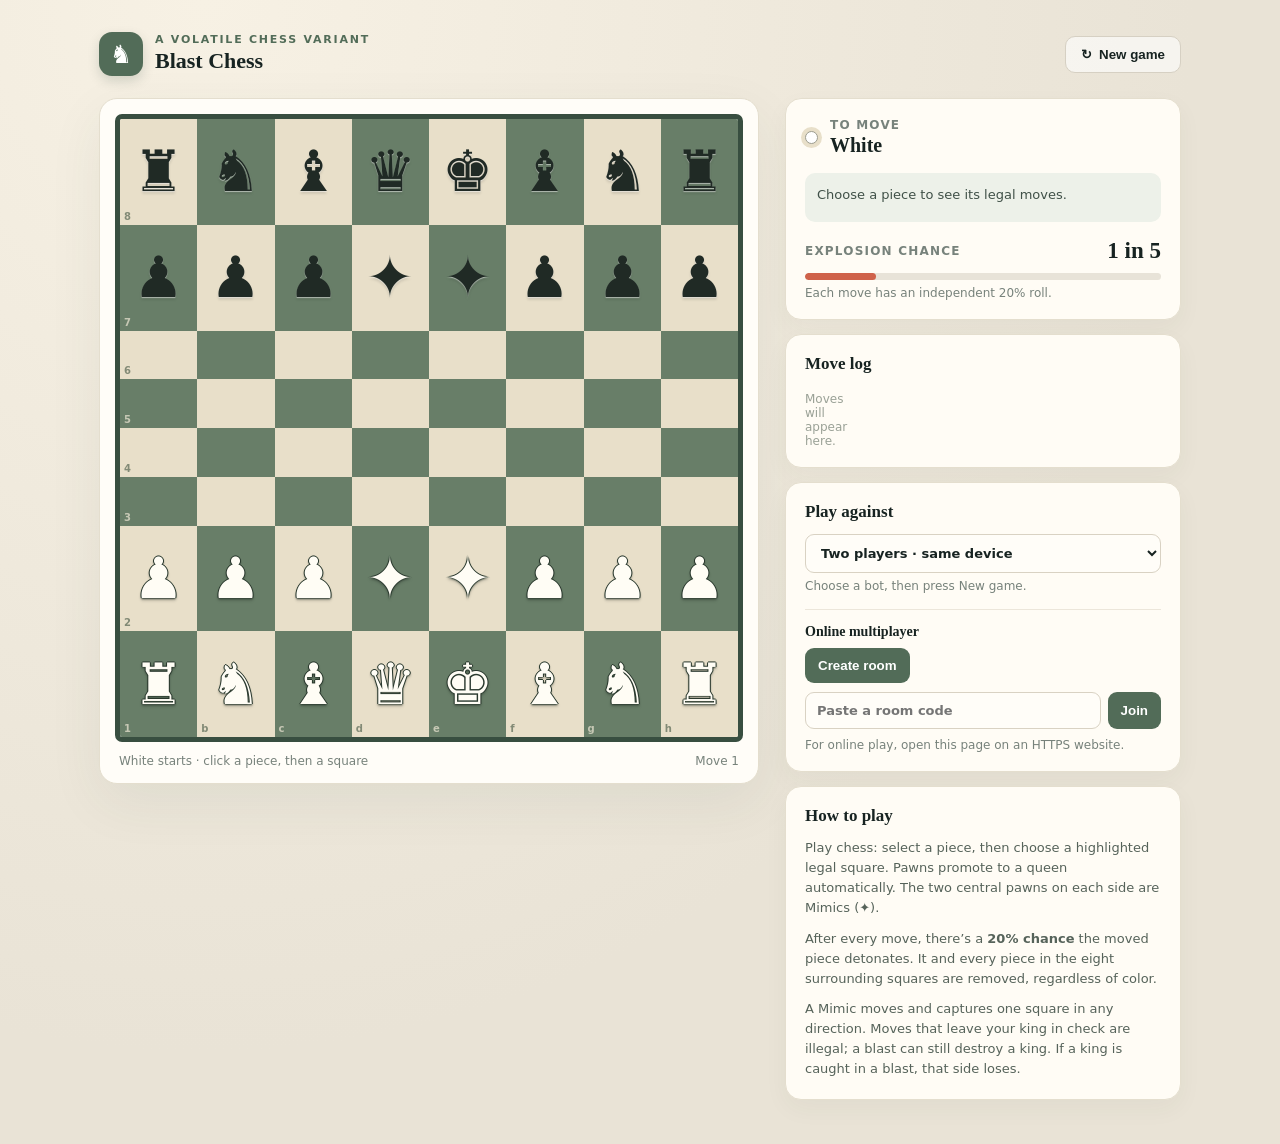
<file: first_index.html>
<!doctype html>
<html lang="en">
  <head>
    <meta charset="utf-8">
    <meta name="viewport" content="width=device-width,initial-scale=1">
    <title>
      Blast Chess
    </title>
    <style>
      :root {
        --ink: #172321;
        --muted: #77827b;
        --cream: #f4efe3;
        --paper: #fffcf5;
        --green: #526c58;
        --green2: #3a5142;
        --gold: #e4b95c;
        --light: #e8dfc9;
        --dark: #687e68;
        --red: #cf624a
      }
      * {
        box-sizing: border-box
      }
      body {
        margin: 0;
        min-height: 100vh;
        background: radial-gradient(ellipse at 16% 0%,#f7f1e4,#e9e3d6 65%);
        color: var(--ink);
        font-family: ui-sans-serif,system-ui,-apple-system,"Segoe UI",sans-serif
      }
      .wrap {
        max-width: 1130px;
        margin: auto;
        padding: 32px 24px 44px
      }
      .top {
        display: flex;
        align-items: center;
        justify-content: space-between;
        margin-bottom: 22px
      }
      .brand {
        display: flex;
        gap: 12px;
        align-items: center
      }
      .mark {
        width: 44px;
        height: 44px;
        border-radius: 13px;
        background: var(--green);
        color: white;
        display: grid;
        place-items: center;
        font-size: 25px;
        box-shadow: 0 5px 12px #263b302b
      }
      .eyebrow {
        font-size: 11px;
        letter-spacing: .16em;
        text-transform: uppercase;
        color: var(--green);
        font-weight: 800
      }
      .brand h1 {
        font: 700 22px Georgia,serif;
        margin: 2px 0
      }
      .new {
        border: 1px solid #d6d0c3;
        background: #ffffff9c;
        padding: 10px 15px;
        border-radius: 10px;
        color: var(--ink);
        font-weight: 700;
        cursor: pointer
      }
      .new:hover {
        background: white
      }
      .layout {
        display: grid;
        grid-template-columns: minmax(320px,660px) minmax(260px,1fr);
        gap: 26px;
        align-items: start
      }
      .boardcard {
        background: #fffdf8;
        padding: 15px;
        border: 1px solid #e4dece;
        border-radius: 18px;
        box-shadow: 0 18px 55px #30433412
      }
      .board {
        display: grid;
        grid-template-columns: repeat(8,1fr);
        aspect-ratio: 1;
        border: 5px solid #384e40;
        border-radius: 7px;
        overflow: hidden;
        position: relative
      }
      .sq {
        border: 0;
        padding: 0;
        display: grid;
        place-items: center;
        position: relative;
        cursor: pointer;
        font-family: Georgia,serif;
        font-size: clamp(28px,5.4vw,57px);
        line-height: 1
      }
      .sq.light {
        background: var(--light)
      }
      .sq.dark {
        background: var(--dark)
      }
      .sq:hover {
        filter: brightness(1.07)
      }
      .sq.selected {
        box-shadow: inset 0 0 0 4px var(--gold)
      }
      .sq.legal:after {
        content: "";
        width: 23%;
        height: 23%;
        background: #182a2060;
        border-radius: 50%;
        position: absolute
      }
      .sq.capture:after {
        content: "";
        position: absolute;
        inset: 4px;
        border: 4px solid #cf624aab;
        border-radius: 50%
      }
      .sq.last {
        background-image: linear-gradient(#e6be5960,#e6be5960)
      }
      .piece {
        z-index: 1;
        filter: drop-shadow(0 2px 1px #0002)
      }
      .piece.white {
        color: #fffdf5;
        text-shadow: 0 1px 2px #29382d,1px 0 #29382d,-1px 0 #29382d,0 -1px #29382d
      }
      .piece.black {
        color: #202a25;
        text-shadow: 0 1px 1px #fff8
      }
      .coord {
        position: absolute;
        font: 700 10px ui-sans-serif,system-ui;
        left: 4px;
        bottom: 3px;
        opacity: .68
      }
      .light .coord {
        color: #53634f
      }
      .dark .coord {
        color: #f3ebd9
      }
      .boardfoot {
        display: flex;
        justify-content: space-between;
        padding: 12px 4px 0;
        color: var(--muted);
        font-size: 12px
      }
      .panel {
        display: flex;
        flex-direction: column;
        gap: 14px
      }
      .card {
        background: var(--paper);
        border: 1px solid #e4dece;
        border-radius: 16px;
        padding: 19px;
        box-shadow: 0 9px 25px #3043340b
      }
      .turnrow {
        display: flex;
        align-items: center;
        gap: 12px
      }
      .dot {
        width: 13px;
        height: 13px;
        border-radius: 50%;
        background: var(--ink);
        box-shadow: 0 0 0 4px #e8dfc9
      }
      .dot.white {
        background: white;
        border: 1px solid #9c9c8f
      }
      .label {
        color: var(--muted);
        font-size: 12px;
        font-weight: 700;
        text-transform: uppercase;
        letter-spacing: .1em
      }
      .turn {
        font: 700 20px Georgia,serif;
        margin-top: 2px
      }
      .status {
        margin-top: 16px;
        border-radius: 10px;
        background: #edf1e9;
        padding: 12px;
        font-size: 13px;
        line-height: 1.5;
        color: #405148;
        min-height: 49px
      }
      .status.boom {
        background: #fff0e7;
        color: #a74834
      }
      .chance {
        margin-top: 16px;
        display: flex;
        align-items: center;
        justify-content: space-between
      }
      .chance strong {
        font-size: 23px;
        font-family: Georgia,serif
      }
      .meter {
        height: 7px;
        border-radius: 9px;
        background: #e8e3d8;
        margin-top: 9px;
        overflow: hidden
      }
      .meter i {
        height: 100%;
        width: 20%;
        display: block;
        background: var(--red);
        border-radius: 9px
      }
      .sub {
        font-size: 12px;
        color: var(--muted);
        margin-top: 6px
      }
      .rules h2,.history h2 {
        font: 700 17px Georgia,serif;
        margin: 0 0 12px
      }
      .rules p {
        font-size: 13px;
        line-height: 1.55;
        color: #56635a;
        margin: 0 0 10px
      }
      .rules p:last-child {
        margin: 0
      }
      .history {
        min-height: 120px
      }
      .moves {
        max-height: 175px;
        overflow: auto;
        display: grid;
        grid-template-columns: 32px 1fr 1fr;
        gap: 7px 5px;
        font-size: 13px
      }
      .moves span:nth-child(3n+1) {
        color: #9aa196
      }
      .moves span:nth-child(3n+2),.moves span:nth-child(3n) {
        font-weight: 650
      }
      .hint {
        font-size: 12px;
        color: var(--muted);
        margin-top: 14px
      }
      .play-controls h2 {
        font: 700 17px Georgia,serif;
        margin: 0 0 12px
      }
      .play-controls select,.join-row input {
        width: 100%;
        border: 1px solid #d9d2c3;
        background: #fffdf8;
        border-radius: 9px;
        padding: 10px 11px;
        color: var(--ink);
        font: 600 13px ui-sans-serif,system-ui
      }
      .online-title {
        font: 700 14px Georgia,serif;
        margin: 16px 0 8px;
        padding-top: 14px;
        border-top: 1px solid #ece6da
      }
      .online-btn {
        border: 0;
        border-radius: 9px;
        background: var(--green);
        color: white;
        padding: 10px 13px;
        font-weight: 700;
        cursor: pointer
      }
      .online-btn:hover {
        background: var(--green2)
      }
      .room-code {
        font: 700 13px ui-monospace,monospace;
        word-break: break-all;
        margin-top: 8px;
        color: var(--green)
      }
      .join-row {
        display: flex;
        gap: 7px;
        margin: 9px 0
      }
      .join-row input {
        min-width: 0
      }
      .join-row button {
        flex: none
      }
      .overlay {
        position: absolute;
        inset: 0;
        background: #17241dbd;
        display: none;
        place-items: center;
        z-index: 3
      }
      .overlay.show {
        display: grid
      }
      .blast {
        font-size: 75px;
        animation: pop .5s ease-out
      }
      @keyframes pop {
        0% {
          transform: scale(.3);
          opacity: 0
        }
        60% {
          transform: scale(1.2)
        }
        100% {
          transform: scale(1);
          opacity: 1
        }
      }
      .toast {
        position: fixed;
        bottom: 20px;
        left: 50%;
        transform: translate(-50%,15px);
        opacity: 0;
        pointer-events: none;
        background: #26382d;
        color: white;
        padding: 10px 16px;
        border-radius: 11px;
        font-size: 13px;
        transition: .2s;
        z-index: 5
      }
      .toast.show {
        transform: translate(-50%,0);
        opacity: 1
      }
      .promotion {
        position: fixed;
        inset: 0;
        background: #14231d9c;
        display: none;
        place-items: center;
        z-index: 8
      }
      .promotion.show {
        display: grid
      }
      .promobox {
        background: var(--paper);
        border-radius: 16px;
        padding: 22px;
        box-shadow: 0 16px 50px #0003;
        text-align: center
      }
      .promobox h2 {
        font: 700 20px Georgia;
        margin: 0 0 16px
      }
      .promopts {
        display: flex;
        gap: 8px
      }
      .promopts button {
        border: 1px solid #ddd5c4;
        border-radius: 10px;
        background: white;
        font: 48px Georgia;
        width: 70px;
        height: 70px;
        cursor: pointer
      }
      .promopts button:hover {
        background: #edf1e9
      }
      @media (max-width:760px) {
        .wrap {
          padding: 18px 12px 30px
        }
        .layout {
          grid-template-columns: 1fr;
          gap: 14px
        }
        .boardcard {
          padding: 10px
        }
        .board {
          border-width: 4px
        }
        .panel {
          display: grid;
          grid-template-columns: 1fr 1fr
        }
        .card {
          padding: 14px
        }
        .rules {
          grid-column: span 2
        }
        .boardfoot {
          font-size: 11px
        }
        .top {
          margin-bottom: 14px
        }
      }
      @media (max-width:420px) {
        .panel {
          grid-template-columns: 1fr
        }
        .rules {
          grid-column: auto
        }
        .wrap {
          padding: 13px 8px
        }
        .sq {
          font-size: 8vw
        }
      }
    </style>
  </head>
  <body>
    <main class="wrap">
      <header class="top">
        <div class="brand">
          <div class="mark">
            ♞
          </div>
          <div>
            <div class="eyebrow">
              A volatile chess variant
            </div>
            <h1>
              Blast Chess
            </h1>
          </div>
        </div>
        <button class="new" id="reset">
          ↻ &nbsp;New game
        </button>
      </header>
      <div class="layout">
        <section class="boardcard">
          <div class="board" id="board" role="grid" aria-label="Chess board">
            <div class="overlay" id="blastOverlay">
              <div class="blast">
                💥
              </div>
            </div>
          </div>
          <div class="boardfoot">
            <span>White starts · click a piece, then a square</span><span id="turncount">Move 1</span>
          </div>
        </section>
        <aside class="panel">
          <section class="card">
            <div class="turnrow">
              <i class="dot" id="turnDot"></i>
              <div>
                <div class="label">
                  To move
                </div>
                <div class="turn" id="turnText">
                  White
                </div>
              </div>
            </div>
            <div class="status" id="status">
              Choose a piece to see its legal moves.
            </div>
            <div class="chance">
              <span class="label">Explosion chance</span><strong>1 in 5</strong>
            </div>
            <div class="meter">
              <i></i>
            </div>
            <div class="sub">
              Each move has an independent 20% roll.
            </div>
          </section>
          <section class="card history">
            <h2>
              Move log
            </h2>
            <div class="moves" id="moves">
              <span class="sub">Moves will appear here.</span>
            </div>
          </section>
          <section class="card play-controls">
            <h2>
              Play against
            </h2>
            <select id="opponent">
              <option value="local">
                Two players · same device
              </option>
              <option value="easy">
                Easy bot
              </option>
              <option value="intermediate">
                Intermediate bot
              </option>
              <option value="hard">
                Hard bot
              </option>
              <option value="grandmaster">
                Grandmaster bot
              </option>
            </select>
            <p class="sub">
              Choose a bot, then press New game.
            </p>
            <div class="online-title">
              Online multiplayer
            </div>
            <button class="online-btn" id="hostRoom">
              Create room
            </button>
            <div class="room-code" id="roomCode">
            </div>
            <div class="join-row">
              <input id="joinCode" placeholder="Paste a room code" autocomplete="off">
              <button class="online-btn" id="joinRoom">
                Join
              </button>
            </div>
            <div class="sub" id="roomStatus">
              For online play, open this page on an HTTPS website.
            </div>
          </section>
          <section class="card rules">
            <h2>
              How to play
            </h2>
            <p>
              Play chess: select a piece, then choose a highlighted legal square. Pawns promote to a queen automatically. The two central pawns on each side are Mimics (✦).
            </p>
            <p>
              After every move, there’s a <b>20% chance</b> the moved piece detonates. It and every piece in the eight surrounding squares are removed, regardless of color.
            </p>
            <p>
              A Mimic moves and captures one square in any direction. Moves that leave your king in check are illegal; a blast can still destroy a king. If a king is caught in a blast, that side loses.
            </p>
          </section>
        </aside>
      </div>
    </main>
    <div class="toast" id="toast">
    </div>
    <div class="promotion" id="promotion">
      <div class="promobox">
        <h2>
          Choose your promotion
        </h2>
        <div class="promopts" id="promopts">
        </div>
      </div>
    </div>
    <script>
      // Piece symbols and game state
      const ICON = {
        K: '♚', Q: '♛', R: '♜', B: '♝', N: '♞', P: '♟', M: '✦'
      };
      const FILES = 'abcdefgh';
      let board, turn, selected = null, legal = [], lastMove = null, moveNum = 1, history = [], gameOver = false, ep = null, castle;
      
      let gameMode = 'local', botSide = 'b', mySide = 'w', onlinePeer = null, onlineConn = null, remoteApplying = false, botThinking = false;
      
      const $ = s => document.querySelector(s);
      // Set up the starting position
      function init() {
        board = Array.from({
          length: 8
        }, () => Array(8).fill(null));
        const back = 'RNBQKBNR';
        for (let c = 0; c < 8; c++) {
          board[0][c] = {
            c: back[c], s: 'b'
          };
          board[1][c] = {
            c: (c === 3 || c === 4) ? 'M' : 'P', s: 'b'
          };
          board[6][c] = {
            c: (c === 3 || c === 4) ? 'M' : 'P', s: 'w'
          };
          board[7][c] = {
            c: back[c], s: 'w'
          }
        }
        turn = 'w';
        selected = null;
        legal = [];
        lastMove = null;
        moveNum = 1;
        history = [];
        gameOver = false;
        ep = null;
        castle = {
          wK: true, wQ: true, bK: true, bQ: true
        };
        render();
        say('Choose a piece to see its legal moves.');
      }
      
      function inside(r, c) {
        return r >= 0 && r < 8 && c >= 0 && c < 8
      }
      function sqName(r, c) {
        return FILES[c] + (8 - r)
      }
      function clone(b) {
        return b.map(row => row.map(p => p ? {
          ...p
        }
          : null))
      }
      
      // Generate legal chess moves
      function pseudo(b, r, c, includeKing = true) {
        const p = b[r][c];
        if (!p) return [];
        let out = [];
        const push = (rr, cc) => {
          if (!inside(rr, cc)) return false;
          let q = b[rr][cc];
          if (!q) {
            out.push([rr, cc]);
            return true
          }
          if (q.s !== p.s && (includeKing || q.c !== 'K')) out.push([rr, cc]);
          return false
        };
        if (p.c === 'M') {
          for (let dr = -1; dr <= 1; dr++)for (let dc = -1; dc <= 1; dc++)if (dr || dc) push(r + dr, c + dc);
          return out
        }
        if (p.c === 'P') {
          let d = p.s === 'w' ? -1 : 1, start = p.s === 'w' ? 6 : 1;
          if (inside(r + d, c) && !b[r + d][c]) {
            out.push([r + d, c]);
            if (r === start && !b[r + 2 * d][c]) out.push([r + 2 * d, c])
          }
          for (let dc of [-1, 1]) {
            let rr = r + d, cc = c + dc;
            if (inside(rr, cc) && b[rr][cc] && b[rr][cc].s !== p.s && (includeKing || b[rr][cc].c !== 'K')) out.push([rr, cc]);
            if (ep && ep.r === rr && ep.c === cc) out.push([rr, cc])
          }
          return out
        }
        if (p.c === 'N') {
          for (let [dr, dc] of [[-2, -1], [-2, 1], [-1, -2], [-1, 2], [1, -2], [1, 2], [2, -1], [2, 1]]) push(r + dr, c + dc);
          return out
        }
        if (p.c === 'K') {
          for (let dr = -1; dr <= 1; dr++)for (let dc = -1; dc <= 1; dc++)if (dr || dc) push(r + dr, c + dc);
          let row = p.s === 'w' ? 7 : 0;
          if (r === row) {
            if (castle[p.s + 'K'] && !b[row][5] && !b[row][6] && b[row][7]?.c === 'R' && b[row][7].s === p.s) out.push([row, 6]);
            if (castle[p.s + 'Q'] && !b[row][1] && !b[row][2] && !b[row][3] && b[row][0]?.c === 'R' && b[row][0].s === p.s) out.push([row, 2])
          }
          return out
        }
        let dirs = [];
        if ('BQ'.includes(p.c)) dirs.push([-1, -1], [-1, 1], [1, -1], [1, 1]);
        if ('RQ'.includes(p.c)) dirs.push([-1, 0], [1, 0], [0, -1], [0, 1]);
        for (let [dr, dc] of dirs) {
          let rr = r + dr, cc = c + dc;
          while (inside(rr, cc)) {
            if (!b[rr][cc]) out.push([rr, cc]);
            else {
              if (b[rr][cc].s !== p.s && (includeKing || b[rr][cc].c !== 'K')) out.push([rr, cc]);
              break
            }
            rr += dr;
            cc += dc
          }
        }
        return out
      }
      
      function attacked(b, r, c, by) {
        for (let y = 0; y < 8; y++)for (let x = 0; x < 8; x++)if (b[y][x]?.s === by) {
          let p = b[y][x];
          if (p.c === 'P') {
            let d = by === 'w' ? -1 : 1;
            if (y + d === r && Math.abs(x - c) === 1) return true
          } else if (pseudo(b, y, x).some(([a, z]) => a === r && z === c)) return true
        }
        return false
      }
      function kingPos(b, s) {
        for (let r = 0; r < 8; r++)for (let c = 0; c < 8; c++)if (b[r][c]?.c === 'K' && b[r][c].s === s) return [r, c];
        return null
      }
      function inCheck(b, s) {
        let k = kingPos(b, s);
        return k ? attacked(b, ...k, s === 'w' ? 'b' : 'w') : false
      }
      
      function apply(b, from, to, promo = 'Q') {
        let [r, c] = from, [rr, cc] = to, p = b[r][c], taken = b[rr][cc];
        b[rr][cc] = p;
        b[r][c] = null;
        if (p.c === 'P' && ep && rr === ep.r && cc === ep.c && !taken) {
          b[r][cc] = null
        }
        if (p.c === 'P' && Math.abs(rr - r) === 2) ep = {
          r: (r + rr) / 2, c
        };
        else ep = null;
        if (p.c === 'K' && Math.abs(cc - c) === 2) {
          let rook = b[rr][cc > c ? 7 : 0];
          b[rr][cc > c ? 5 : 3] = rook;
          b[rr][cc > c ? 7 : 0] = null
        }
        if (p.c === 'P' && (rr === 0 || rr === 7)) b[rr][cc] = {
          c: promo, s: p.s
        };
        if (p.c === 'K') {
          castle[p.s + 'K'] = false;
          castle[p.s + 'Q'] = false
        }
        if (p.c === 'R') {
          if (r === 7 && c === 0) castle.wQ = false;
          if (r === 7 && c === 7) castle.wK = false;
          if (r === 0 && c === 0) castle.bQ = false;
          if (r === 0 && c === 7) castle.bK = false
        }
        if (taken?.c === 'R') {
          if (rr === 7 && cc === 0) castle.wQ = false;
          if (rr === 7 && cc === 7) castle.wK = false;
          if (rr === 0 && cc === 0) castle.bQ = false;
          if (rr === 0 && cc === 7) castle.bK = false
        }
      }
      
      function getLegal(r, c) {
        let p = board[r][c];
        if (!p) return [];
        return pseudo(board, r, c, false).filter(([rr, cc]) => {
          if (p.c === 'K' && Math.abs(cc - c) === 2) {
            let step = cc > c ? 1 : -1; if (attacked(board, r, c, p.s === 'w' ? 'b' : 'w') || attacked(board, r, c + step, p.s === 'w' ? 'b' : 'w') || attacked(board, r, c + 2 * step, p.s === 'w' ? 'b' : 'w')) return false
          }
          let b = clone(board); let save = ep && {
            ...ep
          }, saveCastle = {
            ...castle
          }; apply(b, [r, c], [rr, cc]); ep = save; castle = saveCastle; return !inCheck(b, p.s)
        })
      }
      
      // Draw the board and update the interface
      function render() {
        const el = $('#board'), ov = $('#blastOverlay');
        el.innerHTML = '';
        for (let r = 0; r < 8; r++)for (let c = 0; c < 8; c++) {
          let b = document.createElement('button'), p = board[r][c];
          b.className = 'sq ' + ((r + c) % 2 ? 'dark' : 'light');
          if (lastMove && ((lastMove.from[0] === r && lastMove.from[1] === c) || (lastMove.to[0] === r && lastMove.to[1] === c))) b.classList.add('last');
          if (selected && selected[0] === r && selected[1] === c) b.classList.add('selected');
          if (legal.some(([rr, cc]) => rr === r && cc === c)) b.classList.add(p ? 'capture' : 'legal');
          b.setAttribute('role', 'gridcell');
          b.setAttribute('aria-label', (p ? (p.s === 'w' ? 'White ' : 'Black ') + pieceName(p.c) : 'Empty') + ' ' + sqName(r, c));
          if (p) {
            let span = document.createElement('span');
            span.className = 'piece ' + (p.s === 'w' ? 'white' : 'black');
            span.textContent = ICON[p.c];
            b.appendChild(span)
          }
          if (c === 0 || r === 7) {
            let co = document.createElement('span');
            co.className = 'coord';
            co.textContent = c === 0 ? 8 - r : FILES[c];
            b.appendChild(co)
          }
          b.onclick = () => click(r, c);
          el.appendChild(b)
        }
        el.appendChild(ov);
        $('#turnText').textContent = gameOver ? 'Game over' : turn === 'w' ? 'White' : 'Black';
        $('#turnDot').className = 'dot ' + (turn === 'w' ? 'white' : '');
        $('#turncount').textContent = 'Move ' + moveNum;
        let m = $('#moves');
        m.innerHTML = '';
        if (!history.length) {
          m.innerHTML = '<span class="sub">Moves will appear here.</span>'
        } else history.forEach((x, i) => {
          let n = document.createElement('span'), a = document.createElement('span'), b = document.createElement('span'); if (i % 2 === 0) n.textContent = (i / 2 + 1) + '.'; else n.textContent = ''; a.textContent = x.white || ''; b.textContent = x.black || ''; m.append(n, a, b)
        })
      }
      
      function pieceName(c) {
        return ({
          K: 'king', Q: 'queen', R: 'rook', B: 'bishop', N: 'knight', P: 'pawn', M: 'mimic'
        })[c]
      }
      function click(r, c) {
        if (gameOver || botThinking) return;
        if (gameMode === 'online' && turn !== mySide) return;
        if (['easy', 'intermediate', 'hard', 'grandmaster'].includes(gameMode) && turn === botSide) return;
        let p = board[r][c];
        if (selected && legal.some(([rr, cc]) => rr === r && cc === c)) {
          makeMove(selected, [r, c]);
          return
        }
        if (p && p.s === turn) {
          selected = [r, c];
          legal = getLegal(r, c)
        } else {
          selected = null;
          legal = []
        }
        render()
      }
      
      // Apply moves and resolve explosions
      function makeMove(from, to) {
        let p = board[from[0]][from[1]], capt = board[to[0]][to[1]], note = (p.c === 'P' ? '' : p.c) + sqName(...from) + (capt ? 'x' : '–') + sqName(...to);
        selected = null;
        legal = [];
        if (p.c === 'P' && (to[0] === 0 || to[0] === 7)) {
          let opts = ['Q', 'R', 'B', 'N'], prom = $('#promotion'), container = $('#promopts');
          container.innerHTML = '';
          opts.forEach(code => {
            let btn = document.createElement('button'); btn.textContent = ICON[code]; btn.style.color = p.s === 'w' ? '#faf7ed' : '#26342d'; btn.onclick = () => {
              prom.classList.remove('show'); finishMove(from, to, code, note);
            }; container.append(btn)
          });
          prom.classList.add('show');
          return
        }
        finishMove(from, to, 'Q', note)
      }
      
      function finishMove(from, to, promo, note, forcedExplosion = null) {
        let moving = {
          ...board[from[0]][from[1]]
        };
        let wasEp = moving.c === 'P' && ep && to[0] === ep.r && to[1] === ep.c && !board[to[0]][to[1]];
        let captured = board[to[0]][to[1]] ? 1 : 0;
        if (wasEp) captured = 1;
        let kingCaptured = board[to[0]][to[1]]?.c === 'K';
        let oldEp = ep && {
          ...ep
        };
        apply(board, from, to, promo);
        lastMove = {
          from, to
        };
        let exploded = typeof forcedExplosion === 'boolean' ? forcedExplosion : Math.random() < .2;
        let removed = 0, deadW = kingCaptured && board[to[0]][to[1]]?.s === 'w', deadB = kingCaptured && board[to[0]][to[1]]?.s === 'b';
        if (exploded) {
          let [r, c] = to;
          for (let y = Math.max(0, r - 1); y <= Math.min(7, r + 1); y++)for (let x = Math.max(0, c - 1); x <= Math.min(7, c + 1); x++)if (board[y][x]) {
            if (board[y][x].s === 'w' && board[y][x].c === 'K') deadW = true;
            if (board[y][x].s === 'b' && board[y][x].c === 'K') deadB = true;
            board[y][x] = null;
            removed++
          }
          $('#blastOverlay').classList.add('show');
          setTimeout(() => $('#blastOverlay').classList.remove('show'), 450);
          note += ' 💥';
        }
        history.push(turn === 'w' ? {
          white: note, black: ''
        }
          : {
            white: history[history.length - 1]?.white || '', black: note
          });
        if (turn === 'b' && history.length > 0) history[history.length - 1].black = note;
        turn = turn === 'w' ? 'b' : 'w';
        moveNum = turn === 'w' ? moveNum + 1 : moveNum;
        if (gameMode === 'online' && onlineConn && onlineConn.open && !remoteApplying) onlineConn.send({
          type: 'move', from, to, promo, exploded
        });
        selected = null;
        legal = [];
        if (deadW || deadB) {
          gameOver = true;
          say((deadW ? 'White' : 'Black') + ' king caught in the blast. ' + (deadW ? 'Black' : 'White') + ' wins!', true)
        } else if (exploded) {
          say('💥 BOOM! ' + removed + ' piece' + (removed === 1 ? '' : 's') + ' caught in the blast. ' + (turn === 'w' ? 'White' : 'Black') + ' to move.', true)
        } else if (inCheck(board, turn)) say((turn === 'w' ? 'White' : 'Black') + ' is in check.', false);
        else say((turn === 'w' ? 'White' : 'Black') + ' to move.', false);
        render();
        if (!gameOver && ['easy', 'intermediate', 'hard', 'grandmaster'].includes(gameMode) && turn === botSide) setTimeout(playBot, 180)
      }
      
      function say(t, boom = false) {
        let e = $('#status');
        e.textContent = t;
        e.className = 'status' + (boom ? ' boom' : '')
      }
      function startSelectedGame() {
        if (gameMode === 'online' && onlineConn) {
          say('Online match active. Use New game to restart both boards.');
          return
        }
        gameMode = $('#opponent').value;
        botSide = 'b';
        init()
      }
      
      $('#reset').onclick = () => {
        if (gameMode === 'online' && onlineConn && onlineConn.open) {
          onlineConn.send({
            type: 'reset'
          });
          init()
        } else startSelectedGame()
      };
      
      $('#opponent').onchange = () => {
        if (gameMode === 'online' && onlineConn) {
          $('#roomStatus').textContent = 'Finish or leave the online room before switching modes.'
        }
      };
      
      // Evaluate and search moves for the bots
      function snapshot() {
        return {
          board: clone(board), turn, ep: ep ? {
            ...ep
          }
            : null, castle: {
              ...castle
            }
        }
      }
      
      function restore(s) {
        board = clone(s.board);
        turn = s.turn;
        ep = s.ep ? {
          ...s.ep
        }
          : null;
        castle = {
          ...s.castle
        }
      }
      
      function allMoves(side) {
        let prev = turn;
        turn = side;
        let out = [];
        for (let r = 0; r < 8; r++)for (let c = 0; c < 8; c++)if (board[r][c]?.s === side) for (const [rr, cc] of getLegal(r, c)) out.push({
          from: [r, c], to: [rr, cc]
        });
        turn = prev;
        return out
      }
      
      const VAL = {
        P: 100, N: 320, B: 330, R: 500, Q: 900, K: 20000, M: 300
      };
      
      function evaluate(side) {
        let score = 0;
        for (let r = 0; r < 8; r++)for (let c = 0; c < 8; c++) {
          let p = board[r][c];
          if (!p) continue;
          let v = VAL[p.c] || 0;
          let center = 7 - (Math.abs(3.5 - r) + Math.abs(3.5 - c));
          if (p.c !== 'K') v += center * 3;
          if (p.c === 'P') v += (p.s === 'w' ? (6 - r) : (r - 1)) * 2;
          score += (p.s === side ? v : -v)
        }
        let own = kingPos(board, side), enemy = kingPos(board, side === 'w' ? 'b' : 'w');
        if (own && inCheck(board, side)) score -= 45;
        if (enemy && inCheck(board, side === 'w' ? 'b' : 'w')) score += 45;
        return score
      }
      
      function terminalScore() {
        let mine = kingPos(board, botSide), theirs = kingPos(board, botSide === 'w' ? 'b' : 'w');
        if (!mine) return -100000;
        if (!theirs) return 100000;
        return null
      }
      
      function simulate(m, boom) {
        let [r, c] = m.from, [rr, cc] = m.to;
        apply(board, [r, c], [rr, cc], 'Q');
        if (boom) for (let y = Math.max(0, rr - 1); y <= Math.min(7, rr + 1); y++)for (let x = Math.max(0, cc - 1); x <= Math.min(7, cc + 1); x++)board[y][x] = null;
        turn = turn === 'w' ? 'b' : 'w'
      }
      
      function search(depth, alpha, beta) {
        let term = terminalScore();
        if (term !== null) return term;
        if (depth <= 0) return evaluate(botSide);
        let moves = allMoves(turn);
        if (!moves.length) return evaluate(botSide);
        let maximizing = turn === botSide, best = maximizing ? -Infinity : Infinity;
        for (const m of moves) {
          let base = snapshot();
          simulate(m, false);
          let safe = search(depth - 1, alpha, beta);
          restore(base);
          simulate(m, true);
          let blown = terminalScore();
          if (blown === null) blown = depth <= 1 ? evaluate(botSide) : search(depth - 1, alpha, beta);
          restore(base);
          let v = safe * .8 + blown * .2;
          if (maximizing) {
            best = Math.max(best, v);
            alpha = Math.max(alpha, best)
          } else {
            best = Math.min(best, v);
            beta = Math.min(beta, best)
          }
          if (beta <= alpha) break
        }
        return best
      }
      
      function moveOrder(m) {
        let p = board[m.from[0]][m.from[1]], q = board[m.to[0]][m.to[1]];
        return (q ? (VAL[q.c] || 0) * 10 - (VAL[p.c] || 0) : 0) + (7 - (Math.abs(3.5 - m.to[0]) + Math.abs(3.5 - m.to[1]))) * 2
      }
      
      function chooseBotMove(level) {
        let moves = allMoves(botSide);
        if (!moves.length) return null;
        if (level === 'easy') return moves[Math.floor(Math.random() * moves.length)];
        let depth = level === 'intermediate' ? 1 : level === 'hard' ? 2 : 3;
        if (level === 'grandmaster') moves.sort((a, b) => moveOrder(b) - moveOrder(a)).splice(18);
        let best = null, bestScore = -Infinity, alpha = -Infinity;
        for (const m of moves) {
          let base = snapshot();
          simulate(m, false);
          let safe = search(depth - 1, alpha, Infinity);
          restore(base);
          simulate(m, true);
          let boom = terminalScore();
          if (boom === null) boom = depth <= 1 ? evaluate(botSide) : search(depth - 1, alpha, Infinity);
          restore(base);
          let score = safe * .8 + boom * .2 + (Math.random() - .5) * (level === 'intermediate' ? 28 : level === 'hard' ? 5 : 1);
          if (score > bestScore) {
            bestScore = score;
            best = m
          }
          alpha = Math.max(alpha, score)
        }
        return best
      }
      
      function playBot() {
        if (gameOver || turn !== botSide || botThinking) return;
        botThinking = true;
        setTimeout(() => {
          let m = chooseBotMove(gameMode); botThinking = false; if (!m) return; let p = board[m.from[0]][m.from[1]], q = board[m.to[0]][m.to[1]], note = (p.c === 'P' ? '' : p.c) + sqName(...m.from) + (q ? 'x' : '–') + sqName(...m.to); finishMove(m.from, m.to, 'Q', note)
        }, 20)
      }
      
      // Set up online rooms and peer connections
      function addScript(src) {
        return new Promise((resolve, reject) => {
          if (window.Peer) {
            resolve(); return
          }
          let tag = document.createElement('script'); tag.src = src; tag.onload = resolve; tag.onerror = () => reject(new Error('PeerJS could not load. Check your internet connection.')); document.head.append(tag)
        })
      }
      
      function statusRoom(t) {
        $('#roomStatus').textContent = t
      }
      
      function attachConnection(conn, isHost) {
        onlineConn = conn;
        gameMode = 'online';
        mySide = isHost ? 'w' : 'b';
        init();
        conn.on('open', () => {
          statusRoom(isHost ? 'Room ready. Share your room code with the other player.' : 'Connected! You are Black.'); if (isHost) conn.send({
            type: 'start'
          }); else conn.send({
            type: 'ready'
          })
        });
        conn.on('data', data => {
          if (!data || typeof data !== 'object') return; if (data.type === 'move' && gameMode === 'online' && turn !== mySide && board[data.from?.[0]]?.[data.from?.[1]]?.s === turn) {
            let p = board[data.from[0]][data.from[1]], q = board[data.to[0]][data.to[1]], note = (p.c === 'P' ? '' : p.c) + sqName(...data.from) + (q ? 'x' : '–') + sqName(...data.to); remoteApplying = true; finishMove(data.from, data.to, data.promo || 'Q', note, !!data.exploded); remoteApplying = false
          } else if (data.type === 'reset') {
            init()
          } else if (data.type === 'ready') {
            statusRoom('Opponent joined. You are White.')
          }
        });
        conn.on('close', () => {
          statusRoom('Opponent disconnected.'); onlineConn = null
        });
        conn.on('error', e => statusRoom('Connection issue: ' + e.message))
      }
      
      async function hostOnline() {
        try {
          statusRoom('Connecting to the room service…');
          await addScript('https://unpkg.com/peerjs@1.5.5/dist/peerjs.min.js');
          if (onlinePeer) onlinePeer.destroy();
          onlinePeer = new Peer();
          onlinePeer.on('open', id => {
            $('#roomCode').textContent = 'Room code: ' + id; $('#joinCode').value = id; gameMode = 'online'; mySide = 'w'; init(); statusRoom('Waiting for your opponent…')
          });
          onlinePeer.on('connection', conn => attachConnection(conn, true));
          onlinePeer.on('error', e => statusRoom('Room error: ' + e.message))
        } catch (e) {
          statusRoom(e.message)
        }
      }
      
      async function joinOnline() {
        let id = $('#joinCode').value.trim();
        if (!id) {
          statusRoom('Enter the other player’s room code first.');
          return
        }
        try {
          statusRoom('Connecting…');
          await addScript('https://unpkg.com/peerjs@1.5.5/dist/peerjs.min.js');
          if (onlinePeer) onlinePeer.destroy();
          onlinePeer = new Peer();
          onlinePeer.on('open', () => {
            let conn = onlinePeer.connect(id, {
              reliable: true
            }); attachConnection(conn, false)
          });
          onlinePeer.on('error', e => statusRoom('Room error: ' + e.message))
        } catch (e) {
          statusRoom(e.message)
        }
      }
      
      // Wire up the game controls
      $('#hostRoom').onclick = hostOnline;
      $('#joinRoom').onclick = joinOnline;
      
      init();
    </script>
  </body>
</html>
</file>
<file: blast-chess/css/style.css>
:root {
  --ink: #172321;
  --muted: #77827b;
  --cream: #f4efe3;
  --paper: #fffcf5;
  --green: #526c58;
  --green2: #3a5142;
  --gold: #e4b95c;
  --light: #e8dfc9;
  --dark: #687e68;
  --red: #cf624a
}
* {
  box-sizing: border-box
}
body {
  margin: 0;
  min-height: 100vh;
  background: radial-gradient(ellipse at 16% 0%,#f7f1e4,#e9e3d6 65%);
  color: var(--ink);
  font-family: ui-sans-serif,system-ui,-apple-system,"Segoe UI",sans-serif
}
.wrap {
  max-width: 1130px;
  margin: auto;
  padding: 32px 24px 44px
}
.top {
  display: flex;
  align-items: center;
  justify-content: space-between;
  margin-bottom: 22px
}
.brand {
  display: flex;
  gap: 12px;
  align-items: center
}
.mark {
  width: 44px;
  height: 44px;
  border-radius: 13px;
  background: var(--green);
  color: white;
  display: grid;
  place-items: center;
  font-size: 25px;
  box-shadow: 0 5px 12px #263b302b
}
.eyebrow {
  font-size: 11px;
  letter-spacing: .16em;
  text-transform: uppercase;
  color: var(--green);
  font-weight: 800
}
.brand h1 {
  font: 700 22px Georgia,serif;
  margin: 2px 0
}
.new {
  border: 1px solid #d6d0c3;
  background: #ffffff9c;
  padding: 10px 15px;
  border-radius: 10px;
  color: var(--ink);
  font-weight: 700;
  cursor: pointer;
  min-height: 44px
}
.new:hover {
  background: white
}
.layout {
  display: grid;
  grid-template-columns: minmax(320px,660px) minmax(260px,1fr);
  gap: 26px;
  align-items: start
}
.boardcard {
  background: #fffdf8;
  padding: 15px;
  border: 1px solid #e4dece;
  border-radius: 18px;
  box-shadow: 0 18px 55px #30433412
}
.board {
  display: grid;
  grid-template-columns: repeat(8,1fr);
  grid-template-rows: repeat(8,minmax(0,1fr));
  aspect-ratio: 1;
  border: 5px solid #384e40;
  border-radius: 7px;
  overflow: hidden;
  position: relative
}
.sq {
  border: 0;
  padding: 0;
  display: grid;
  place-items: center;
  position: relative;
  cursor: pointer;
  font-family: Georgia,serif;
  font-size: clamp(28px,5.4vw,57px);
  line-height: 1;
  touch-action: manipulation;
  -webkit-tap-highlight-color: transparent
}
.sq:focus-visible {
  outline: 3px solid var(--gold);
  outline-offset: -3px;
  z-index: 2
}
.sq.light {
  background: var(--light)
}
.sq.dark {
  background: var(--dark)
}
.sq:hover {
  filter: brightness(1.07)
}
.sq.selected {
  box-shadow: inset 0 0 0 4px var(--gold)
}
.sq.legal:after {
  content: "";
  width: 23%;
  height: 23%;
  background: #182a2060;
  border-radius: 50%;
  position: absolute
}
.sq.capture:after {
  content: "";
  position: absolute;
  inset: 4px;
  border: 4px solid #cf624aab;
  border-radius: 50%
}
.sq.last {
  background-image: linear-gradient(#e6be5960,#e6be5960)
}
.piece {
  z-index: 1;
  filter: drop-shadow(0 2px 1px #0002)
}
.piece.white {
  color: #fffdf5;
  text-shadow: 0 1px 2px #29382d,1px 0 #29382d,-1px 0 #29382d,0 -1px #29382d
}
.piece.black {
  color: #202a25;
  text-shadow: 0 1px 1px #fff8
}
.coord {
  position: absolute;
  font: 700 10px ui-sans-serif,system-ui;
  left: 4px;
  bottom: 3px;
  opacity: .68
}
.light .coord {
  color: #53634f
}
.dark .coord {
  color: #f3ebd9
}
.boardfoot {
  display: flex;
  justify-content: space-between;
  padding: 12px 4px 0;
  color: var(--muted);
  font-size: 12px
}
.panel {
  display: flex;
  flex-direction: column;
  gap: 14px
}
.card {
  background: var(--paper);
  border: 1px solid #e4dece;
  border-radius: 16px;
  padding: 19px;
  box-shadow: 0 9px 25px #3043340b
}
.turnrow {
  display: flex;
  align-items: center;
  gap: 12px
}
.dot {
  width: 13px;
  height: 13px;
  border-radius: 50%;
  background: var(--ink);
  box-shadow: 0 0 0 4px #e8dfc9
}
.dot.white {
  background: white;
  border: 1px solid #9c9c8f
}
.label {
  color: var(--muted);
  font-size: 12px;
  font-weight: 700;
  text-transform: uppercase;
  letter-spacing: .1em
}
.turn {
  font: 700 20px Georgia,serif;
  margin-top: 2px
}
.clocks {
  display: grid;
  grid-template-columns: repeat(2,minmax(0,1fr));
  gap: 8px;
  margin-top: 16px
}
.clock {
  display: flex;
  align-items: center;
  justify-content: space-between;
  gap: 8px;
  padding: 10px;
  border: 1px solid #e4dece;
  border-radius: 10px;
  background: #f5f2e9
}
.clock span {
  color: var(--muted);
  font-size: 12px;
  font-weight: 700
}
.clock strong {
  font: 700 18px ui-monospace,SFMono-Regular,Consolas,monospace;
  font-variant-numeric: tabular-nums
}
.clock.active {
  border-color: var(--gold);
  box-shadow: inset 0 0 0 1px var(--gold)
}
.clock.low strong {
  color: var(--red)
}
.status {
  margin-top: 16px;
  border-radius: 10px;
  background: #edf1e9;
  padding: 12px;
  font-size: 13px;
  line-height: 1.5;
  color: #405148;
  min-height: 49px
}
.status.boom {
  background: #fff0e7;
  color: #a74834
}
.chance {
  margin-top: 16px;
  display: flex;
  align-items: center;
  justify-content: space-between
}
.chance strong {
  font-size: 23px;
  font-family: Georgia,serif
}
.meter {
  height: 7px;
  border-radius: 9px;
  background: #e8e3d8;
  margin-top: 9px;
  overflow: hidden
}
.meter i {
  height: 100%;
  width: 20%;
  display: block;
  background: var(--red);
  border-radius: 9px
}
.sub {
  font-size: 12px;
  color: var(--muted);
  margin-top: 6px
}
.rules h2,.history h2,.credits h2 {
  font: 700 17px Georgia,serif;
  margin: 0 0 12px
}
.rules p,.credits p {
  font-size: 13px;
  line-height: 1.55;
  color: #56635a;
  margin: 0 0 10px
}
.rules p:last-child,.credits p:last-child {
  margin: 0
}
.credits a {
  color: var(--green2);
  font-weight: 700;
  text-decoration-thickness: 1px;
  text-underline-offset: 3px
}
.credits a:hover {
  color: var(--red)
}
.credits a:focus-visible {
  outline: 2px solid var(--green);
  outline-offset: 2px
}
.history {
  min-height: 120px
}
.moves {
  max-height: 175px;
  overflow: auto;
  display: grid;
  grid-template-columns: 32px 1fr 1fr;
  gap: 7px 5px;
  font-size: 13px;
  overscroll-behavior: contain;
  scrollbar-width: thin
}
.moves span:nth-child(3n+1) {
  color: #9aa196
}
.moves span:nth-child(3n+2),.moves span:nth-child(3n) {
  font-weight: 650
}
.hint {
  font-size: 12px;
  color: var(--muted);
  margin-top: 14px
}
.play-controls h2 {
  font: 700 17px Georgia,serif;
  margin: 0 0 12px
}
.control-label {
  display: block;
  margin-bottom: 7px;
  color: var(--muted);
  font-size: 12px;
  font-weight: 700;
  letter-spacing: .1em;
  text-transform: uppercase
}
.play-controls .control-label + select + .sub {
  margin-bottom: 16px
}
.play-controls select,.join-row input {
  width: 100%;
  border: 1px solid #d9d2c3;
  background: #fffdf8;
  border-radius: 9px;
  padding: 10px 11px;
  color: var(--ink);
  font: 600 13px ui-sans-serif,system-ui;
  min-height: 44px
}
.online-title {
  font: 700 14px Georgia,serif;
  margin: 16px 0 8px;
  padding-top: 14px;
  border-top: 1px solid #ece6da
}
.online-btn {
  border: 0;
  border-radius: 9px;
  background: var(--green);
  color: white;
  padding: 10px 13px;
  font-weight: 700;
  cursor: pointer;
  min-height: 44px
}
.online-btn:hover {
  background: var(--green2)
}
.room-code {
  font: 700 13px ui-monospace,monospace;
  word-break: break-all;
  margin-top: 8px;
  color: var(--green)
}
.join-row {
  display: flex;
  gap: 7px;
  margin: 9px 0
}
.join-row input {
  min-width: 0
}
.join-row button {
  flex: none
}
.overlay {
  position: absolute;
  inset: 0;
  background: #17241dbd;
  display: none;
  place-items: center;
  z-index: 3
}
.overlay.show {
  display: grid
}
.blast {
  font-size: 75px;
  animation: pop .5s ease-out
}
@keyframes pop {
  0% {
    transform: scale(.3);
    opacity: 0
  }
  60% {
    transform: scale(1.2)
  }
  100% {
    transform: scale(1);
    opacity: 1
  }
}
.toast {
  position: fixed;
  bottom: 20px;
  left: 50%;
  transform: translate(-50%,15px);
  opacity: 0;
  pointer-events: none;
  background: #26382d;
  color: white;
  padding: 10px 16px;
  border-radius: 11px;
  font-size: 13px;
  transition: .2s;
  z-index: 5
}
.toast.show {
  transform: translate(-50%,0);
  opacity: 1
}
.promotion {
  position: fixed;
  inset: 0;
  background: #14231d9c;
  display: none;
  place-items: center;
  z-index: 8
}
.promotion.show {
  display: grid
}
.promobox {
  background: var(--paper);
  border-radius: 16px;
  padding: 22px;
  box-shadow: 0 16px 50px #0003;
  text-align: center
}
.promobox h2 {
  font: 700 20px Georgia;
  margin: 0 0 16px
}
.promopts {
  display: flex;
  gap: 8px
}
.promopts button {
  border: 1px solid #ddd5c4;
  border-radius: 10px;
  background: white;
  font: 48px Georgia;
  width: 70px;
  height: 70px;
  cursor: pointer;
  touch-action: manipulation
}
.promopts button:hover {
  background: #edf1e9
}
.win-screen {
  position: fixed;
  inset: 0;
  z-index: 10;
  display: none;
  place-items: center;
  padding: 16px;
  background: #14231d9c
}
.win-screen.show {
  display: grid
}
.win-card {
  width: min(100%,360px);
  padding: 30px 24px;
  border: 1px solid #e4dece;
  border-radius: 18px;
  background: var(--paper);
  box-shadow: 0 20px 60px #0004;
  text-align: center
}
.win-icon {
  margin-bottom: 6px;
  font-size: 54px
}
.win-reason {
  margin: 0 0 8px;
  color: var(--green);
  font-size: 11px;
  font-weight: 800;
  letter-spacing: .14em;
  text-transform: uppercase
}
.win-card h2 {
  margin: 0;
  font: 700 28px Georgia,serif
}
.win-card button {
  margin-top: 20px
}
@media (max-width:760px) {
  .wrap {
    padding: 18px 12px 30px
  }
  .layout {
    grid-template-columns: 1fr;
    gap: 14px
  }
  .boardcard {
    padding: 8px
  }
  .board {
    border-width: 4px
  }
  .panel {
    display: grid;
    grid-template-columns: 1fr 1fr
  }
  .card {
    padding: 14px
  }
  .rules,.credits {
    grid-column: span 2
  }
  .boardfoot {
    font-size: 11px
  }
  .top {
    margin-bottom: 14px
  }
}
@media (max-width:420px) {
  .panel {
    grid-template-columns: 1fr
  }
  .rules,.credits {
    grid-column: auto
  }
  .wrap {
    padding: 13px 8px
  }
  .sq {
    font-size: clamp(22px,8vw,34px)
  }
  .boardfoot {
    align-items: flex-start;
    gap: 8px
  }
  .boardfoot span:first-child {
    max-width: 72%
  }
  .moves {
    grid-template-columns: 26px minmax(0,1fr) minmax(0,1fr);
    gap: 7px 3px
  }
}
</file>
